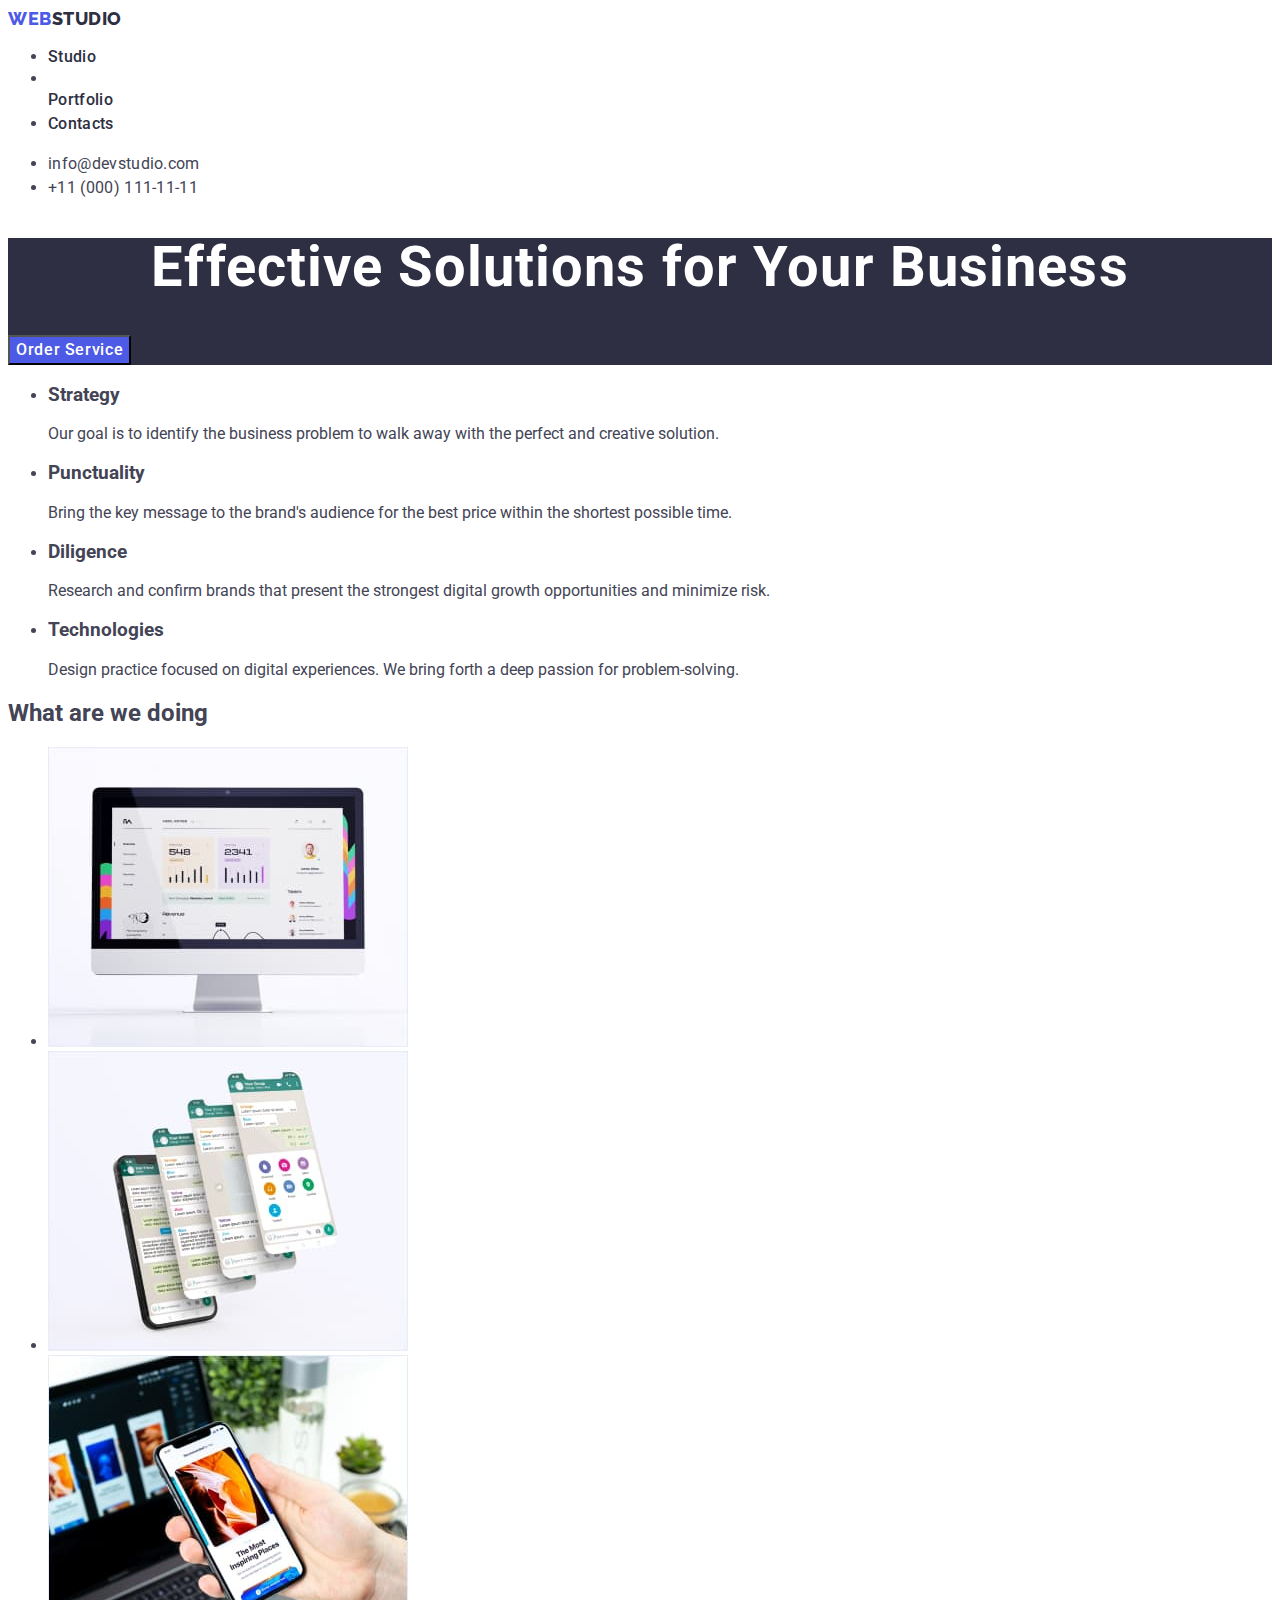
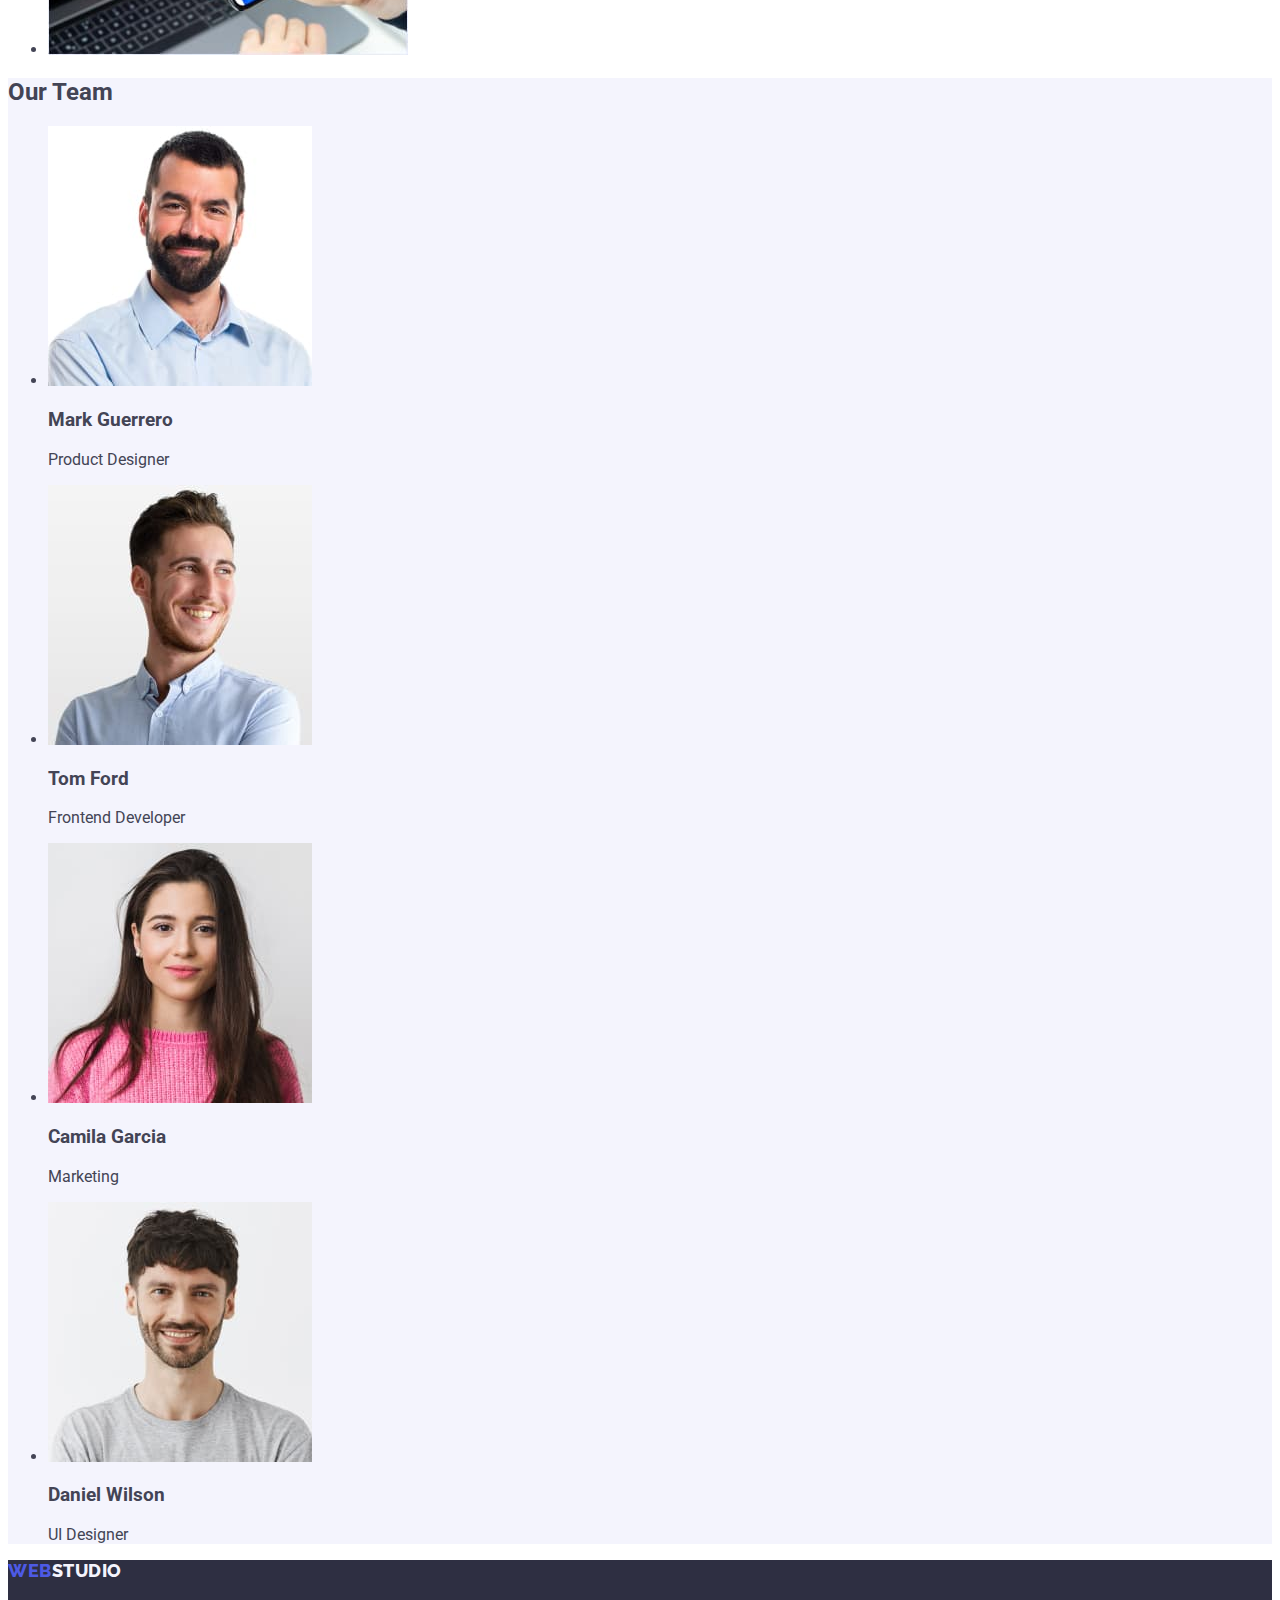
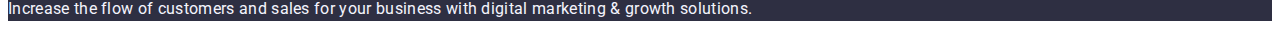
<file: goit-markup-hw-02/index.html>
<!DOCTYPE html>
<html lang="en">
  <head>
    <meta charset="UTF-8" />
    <meta http-equiv="X-UA-Compatible" content="IE=edge" />
    <meta name="viewport" content="width=device-width, initial-scale=1.0" />
    <title>WebStudio</title>
    <!-- Fonts -->
    <link rel="preconnect" href="https://fonts.googleapis.com" />
    <link rel="preconnect" href="https://fonts.gstatic.com" crossorigin />
    <link
      href="https://fonts.googleapis.com/css2?family=Raleway:wght@800&family=Roboto:wght@400;500;700&display=swap"
      rel="stylesheet"
    />
    <!-- Custom styles -->
    <link rel="stylesheet" href="./css/styles.css" />
  </head>
  <body class="page">
    <header class="header">
      <nav class="header-nav">
        <a class="header-logo" href="./index.html"
          >Web<span class="logo">Studio</span></a
        >
        <ul class="header-list">
          <li class="header-item">
            <a class="header-link" href="./index.html">Studio</a>
          </li>
          <li class="header-item"></li>
            <a class="header-link" href="./portfolio.html">Portfolio</a>
          </li>
          <li class="header-item">
            <a class="header-link" href="#">Contacts</a>
          </li>
        </ul>
      </nav>
      <address class="header-info">
        <ul class="header-info-list">
          <li class="header-info-item">
            <a class="header-info-link" href="mailto:info@devstudio.com"
              >info@devstudio.com</a
            >
          </li>
          <li class="header-info-item">
            <a class="header-info-link" href="tel:+110001111111"
              >+11 (000) 111-11-11</a
            >
          </li>
        </ul>
      </address>
    </header>
    <main class="main">
      <!-- section 1 -->
      <section class="section-hero">
        <h1 class="hero-title">Effective Solutions for Your Business</h1>
        <button class="hero-btn" type="button">Order Service</button>
      </section>
      <!-- section 2 -->
      <section class="section benefits">
        <h2 hidden>Our benefits</h2>
        <ul>
          <li>
            <h3>Strategy</h3>
            <p>
              Our goal is to identify the business problem to walk away with the
              perfect and creative solution.
            </p>
          </li>
          <li>
            <h3>Punctuality</h3>
            <p>
              Bring the key message to the brand's audience for the best price
              within the shortest possible time.
            </p>
          </li>
          <li>
            <h3>Diligence</h3>
            <p>
              Research and confirm brands that present the strongest digital
              growth opportunities and minimize risk.
            </p>
          </li>
          <li>
            <h3>Technologies</h3>
            <p>
              Design practice focused on digital experiences. We bring forth a
              deep passion for problem-solving.
            </p>
          </li>
        </ul>
      </section>
      <!-- section 3 -->
      <section class="section doing">
        <h2>What are we doing</h2>
        <ul>
          <li><img src="./images/display.jpg" alt="display" width="360" /></li>
          <li>
            <img
              src="./images/phone-display.jpg"
              alt="phone-display"
              width="360"
            />
          </li>
          <li><img src="./images/phone.jpg" alt="phone" width="360" /></li>
        </ul>
      </section>
      <!-- section 4  -->
      <section class="section-team">
        <h2>Our Team</h2>
        <ul>
          <li>
            <img src="./images/man.jpg" alt="man" width="264" />
            <h3>Mark Guerrero</h3>
            <p>Product Designer</p>
          </li>
          <li>
            <img src="./images/smilingman.jpg" alt="smiling man" width="264" />
            <h3>Tom Ford</h3>
            <p>Frontend Developer</p>
          </li>
          <li>
            <img src="./images/woman.jpg" alt="woman" width="264" />
            <h3>Camila Garcia</h3>
            <p>Marketing</p>
          </li>
          <li>
            <img
              src="./images/bearded-smiling-man.jpg"
              alt="bearded smiling man"
              width="264"
            />
            <h3>Daniel Wilson</h3>
            <p>UI Designer</p>
          </li>
        </ul>
      </section>
    </main>
    <footer class="footer">
      <a class="header-logo" href="./index.html"
        >Web<span class="logo-ftr">Studio</span></a
      >
      <p class="footer-text">
        Increase the flow of customers and sales for your business with digital
        marketing & growth solutions.
      </p>
    </footer>
  </body>
</html>
</file>
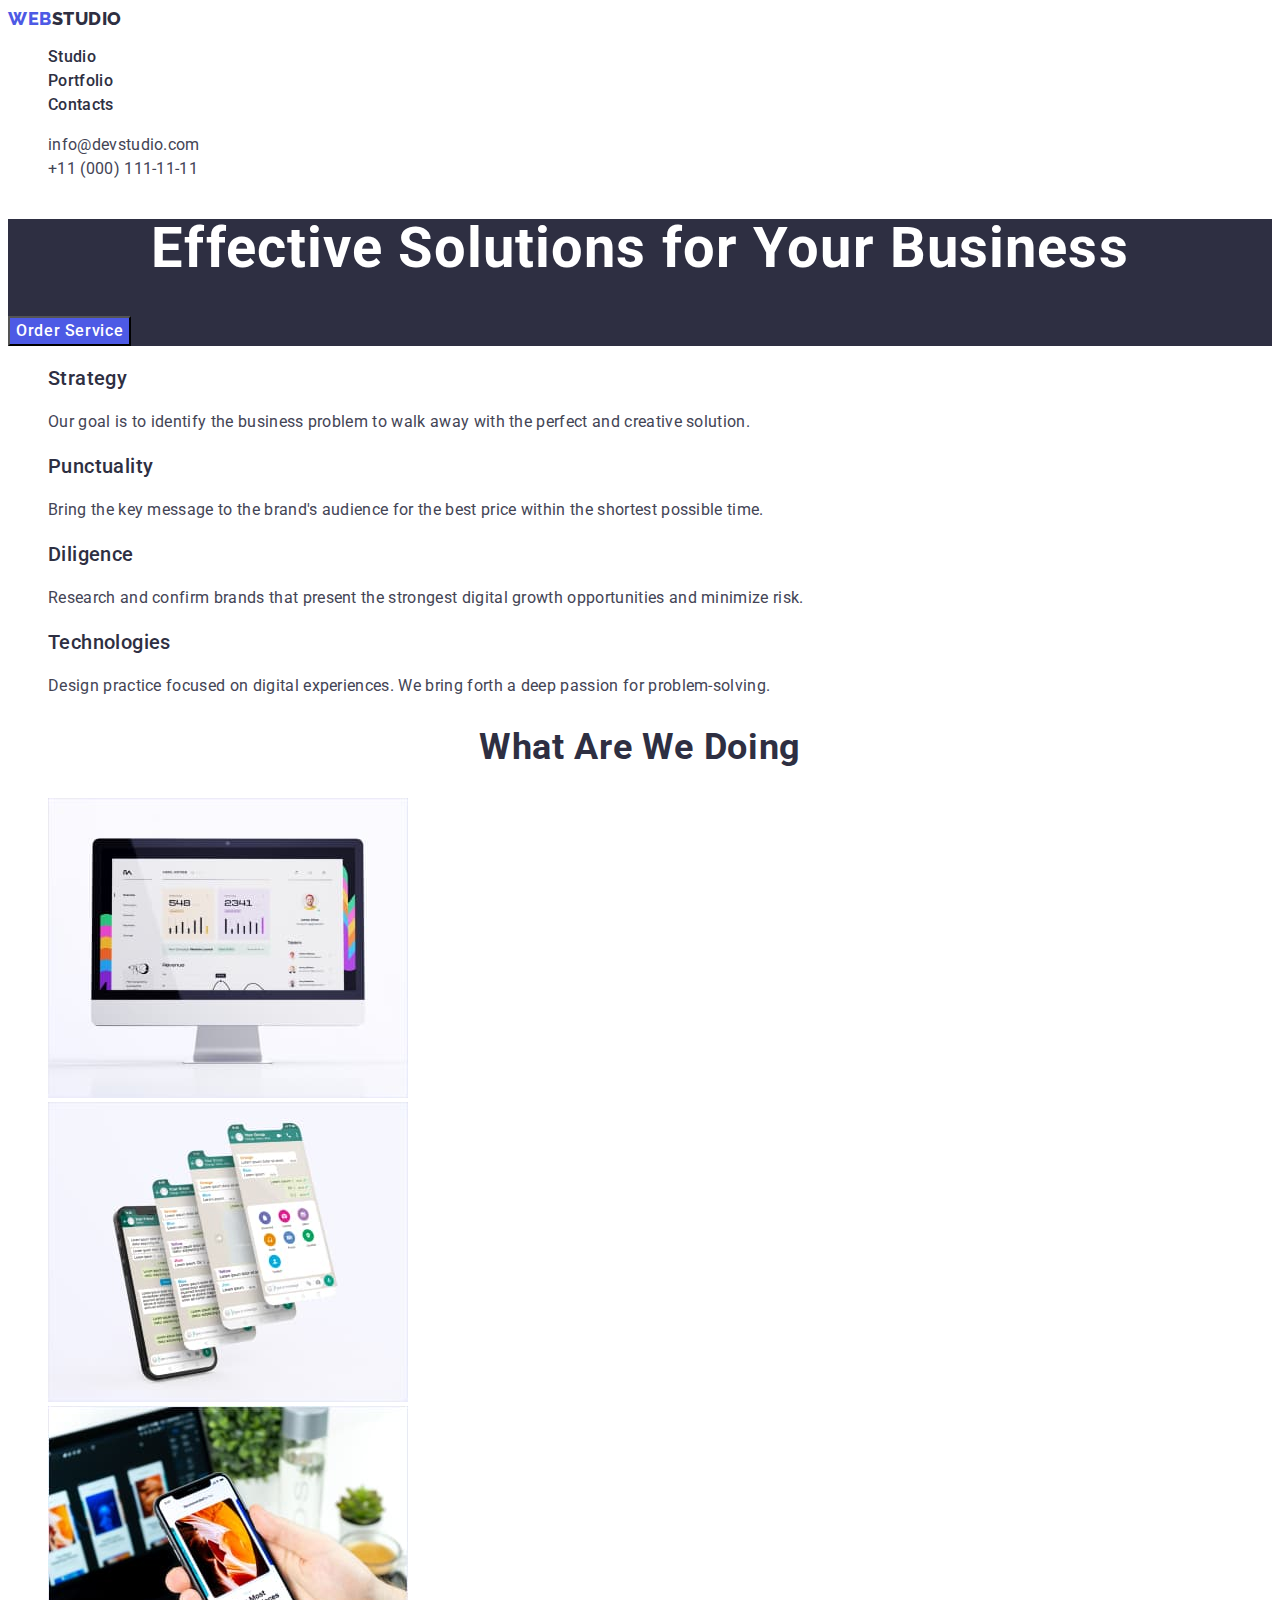
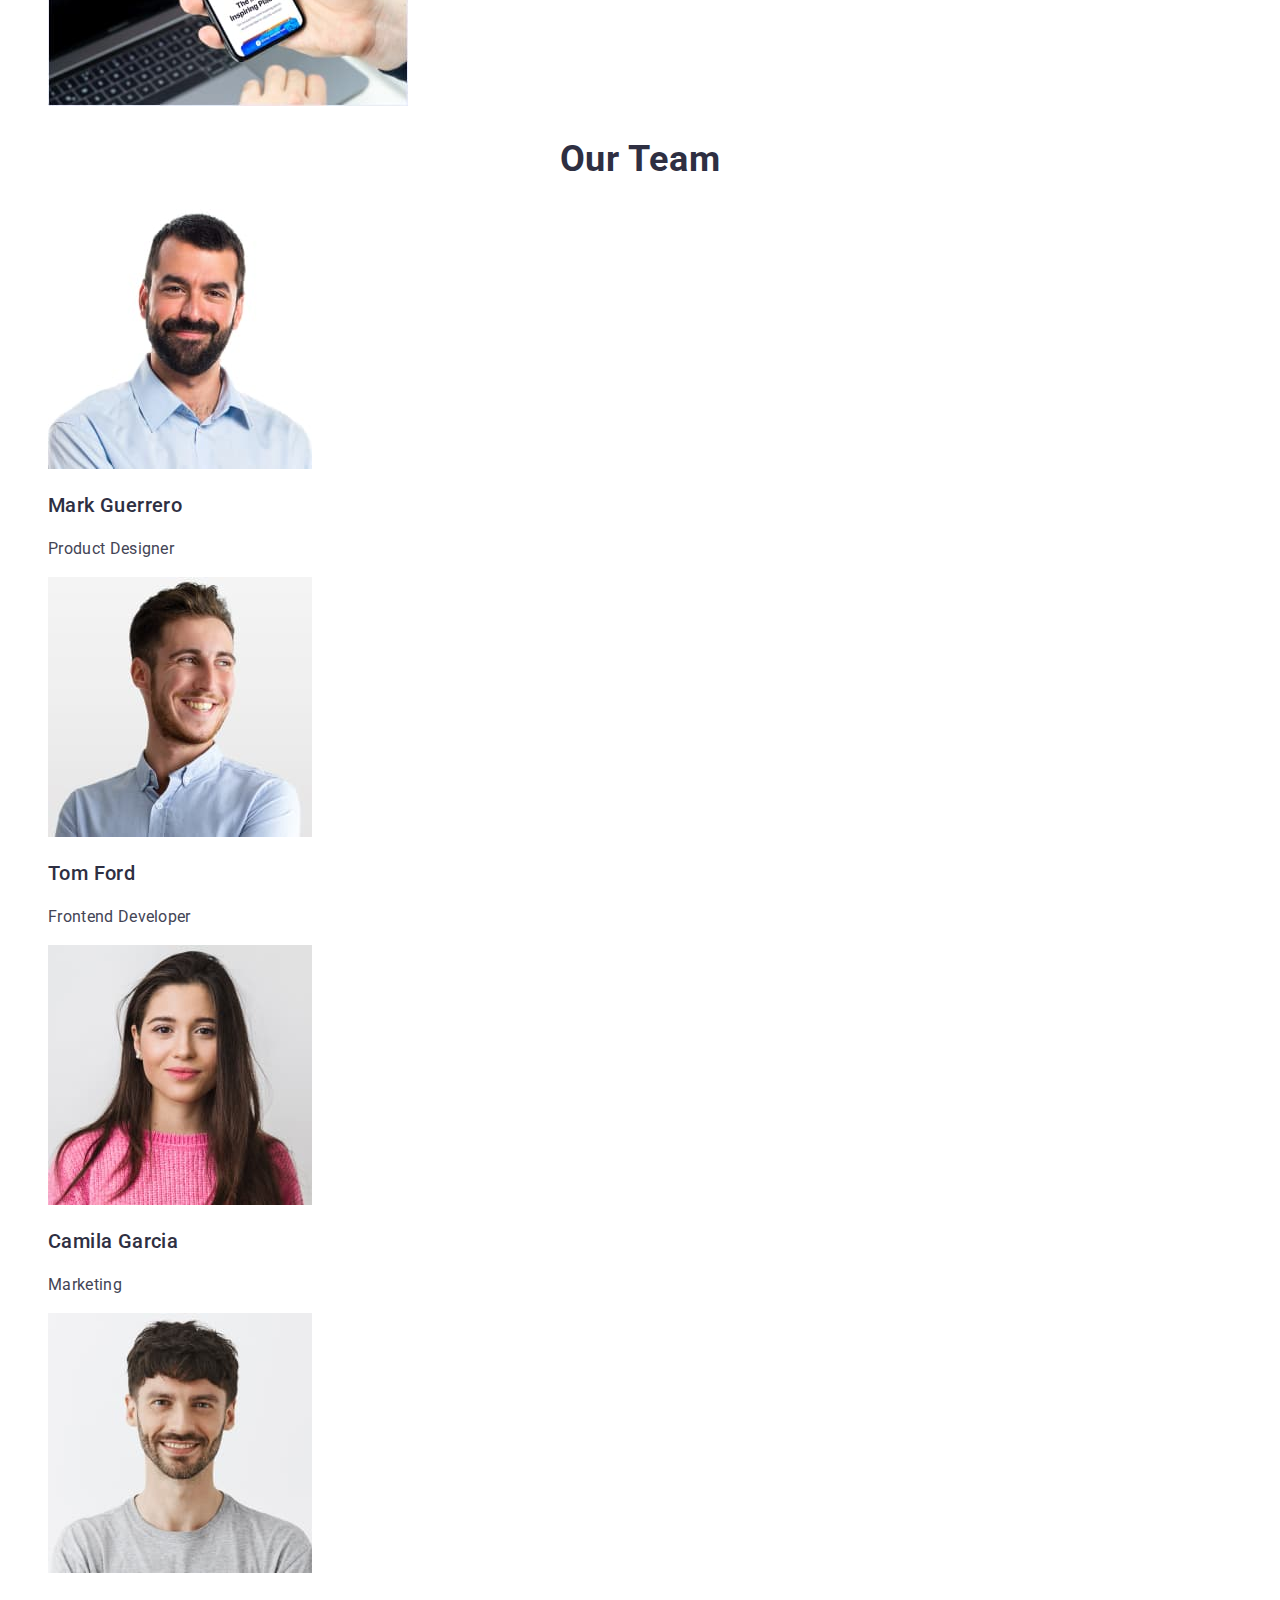
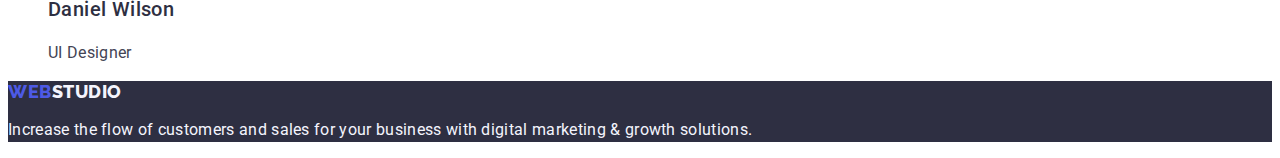
<file: goit-markup-hw-02/goit-markup-hw-02/index.html>
<!DOCTYPE html>
<html lang="en">
  <head>
    <meta charset="UTF-8" />
    <meta http-equiv="X-UA-Compatible" content="IE=edge" />
    <meta name="viewport" content="width=device-width, initial-scale=1.0" />
    <title>WebStudio</title>
    <!-- Fonts -->
    <link rel="preconnect" href="https://fonts.googleapis.com" />
    <link rel="preconnect" href="https://fonts.gstatic.com" crossorigin />
    <link
    href="https://fonts.googleapis.com/css2?family=Raleway:wght@800&family=Roboto:wght@400;500;700&display=swap"
    rel="stylesheet"
    />
    <!-- Custom styles -->
    <link rel="stylesheet" href="./css/styles.css" />
  </head>
  <body class="page">
    <header class="header">
      <nav class="header-nav">
        <a class="header-logo" href="./index.html"
          >Web<span class="logo">Studio</span></a
        >
        <ul class="header-list">
          <li class="header-item">
            <a class="header-link" href="./index.html">Studio</a>
          </li>
          <li class="header-item">
            <a class="header-link" href="./portfolio.html">Portfolio</a>
          </li>
          <li class="header-item">
            <a class="header-link" href="#">Contacts</a>
          </li>
        </ul>
      </nav>
      <address class="header-info">
        <ul class="header-info-list">
          <li class="header-info-item">
            <a class="header-info-link" href="mailto:info@devstudio.com"
              >info@devstudio.com</a
            >
          </li>
          <li class="header-info-item">
            <a class="header-info-link" href="tel:+110001111111"
              >+11 (000) 111-11-11</a
            >
          </li>
        </ul>
      </address>
    </header>
    <main class="main">
      <!-- section 1 -->
      <section class="section-hero">
        <h1 class="hero-title">Effective Solutions for Your Business</h1>
        <button class="hero-btn" type="button">Order Service</button>
      </section>
      <!-- section 2 -->
      <section class="section benefits">
        <h2 hidden class="section-title">Our benefits</h2>
        <ul class="benefits-list">
          <li class="benefits-item">
            <h3 class="title">Strategy</h3>
            <p class="text">
              Our goal is to identify the business problem to walk away with the
              perfect and creative solution.
            </p>
          </li>
          <li class="benefits-item">
            <h3 class="title">Punctuality</h3>
            <p class="text">
              Bring the key message to the brand's audience for the best price
              within the shortest possible time.
            </p>
          </li class="benefits-item">
          <li class="benefits-item">
            <h3 class="title">Diligence</h3>
            <p class="text">
              Research and confirm brands that present the strongest digital
              growth opportunities and minimize risk.
            </p>
          </li>
          <li class="benefits-item">
            <h3 class="title">Technologies</h3>
            <p class="text">
              Design practice focused on digital experiences. We bring forth a
              deep passion for problem-solving.
            </p>
          </li>
        </ul>
      </section>
      <!-- section 3 -->
      <section class="section doing">
        <h2 class="section-title">What are we doing</h2>
        <ul class="section-doing-list">
          <li class="doing-img"><img src="./images/display.jpg" alt="display" width="360" /></li>
          <li class="doing-img">
            <img
              src="./images/phone-display.jpg"
              alt="phone-display"
              width="360"
            />
          </li>
          <li class="doing-img"><img src="./images/phone.jpg" alt="phone" width="360" /></li>
        </ul>
      </section>
      <!-- section 4  -->
      <section class="section-team">
        <h2 class="section-title">Our Team</h2>
        <ul class="team-list">
          <li class="team-item">
            <img src="./images/man.jpg" alt="man" width="264" />
            <h3 class="title">Mark Guerrero</h3>
            <p class="text">Product Designer</p>
          </li>
          <li class="team-item">
            <img src="./images/smilingman.jpg" alt="smiling man" width="264" />
            <h3 class="title">Tom Ford</h3>
            <p class="text">Frontend Developer</p>
          </li>
          <li class="team-item">
            <img src="./images/woman.jpg" alt="woman" width="264" />
            <h3 class="title">Camila Garcia</h3>
            <p class="text">Marketing</p>
          </li>
          <li class="team-item">
            <img
              src="./images/bearded-smiling-man.jpg"
              alt="bearded smiling man"
              width="264"
            />
            <h3 class="title">Daniel Wilson</h3>
            <p class="text">UI Designer</p>
          </li>
        </ul>
      </section>
    </main>
    <footer class="footer">
      <a class="header-logo" href="./index.html"
        >Web<span class="logo-ftr">Studio</span></a
      >
      <p class="footer-text">
        Increase the flow of customers and sales for your business with digital
        marketing & growth solutions.
      </p>
    </footer>
  </body>
</html>
</file>
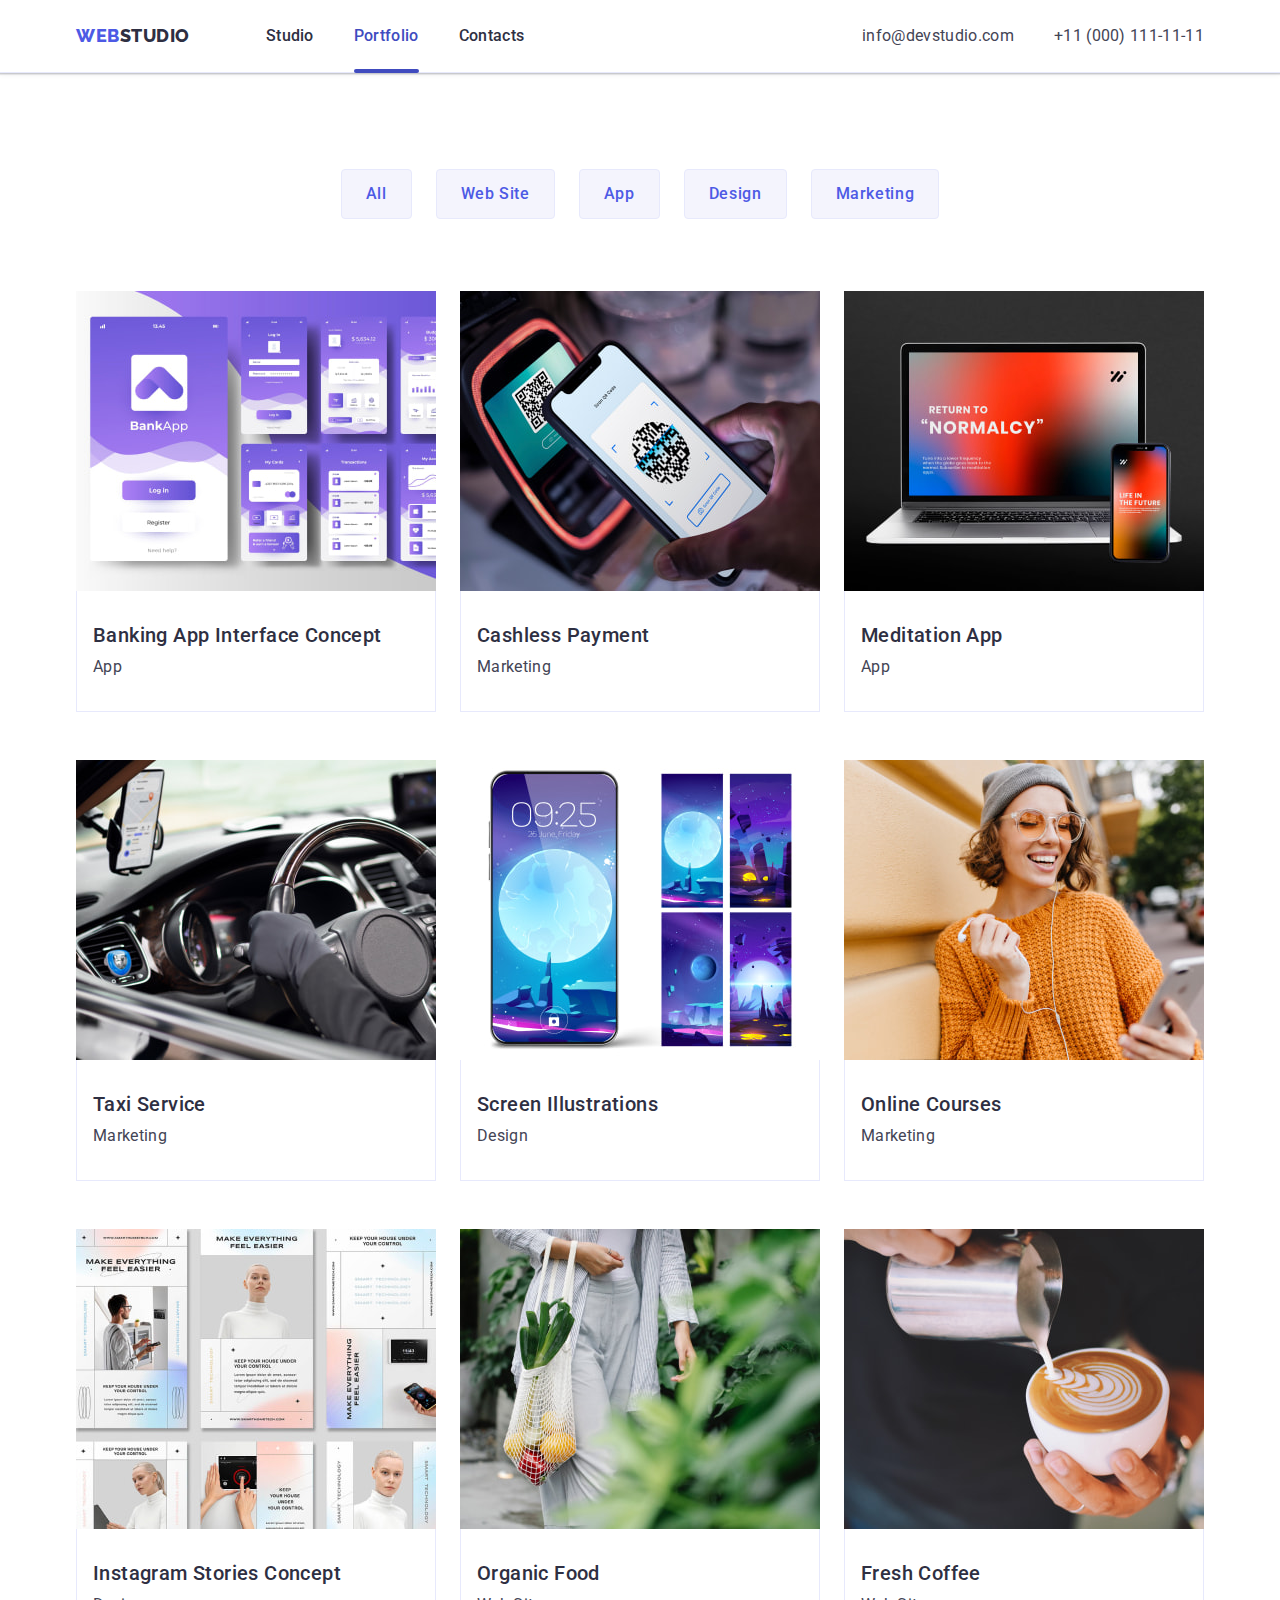
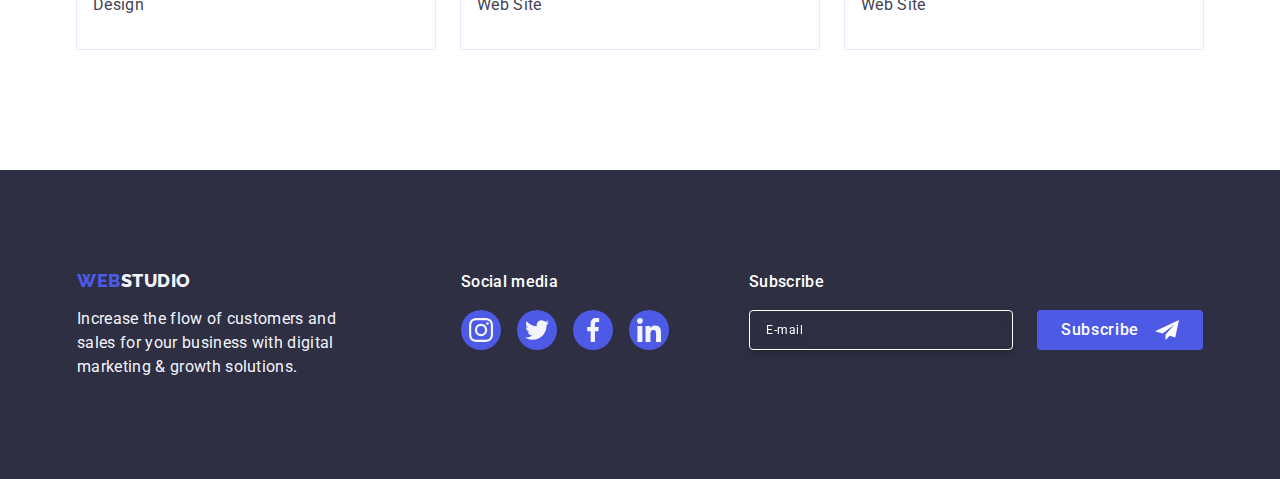
<file: portfolio.html>
<!DOCTYPE html>
<html lang="en">
  <head>
    <meta charset="UTF-8" />
    <meta name="viewport" content="width=device-width, initial-scale=1.0" />
    <title>Portfolio</title>
    <!-- Fonts -->
    <link rel="preconnect" href="https://fonts.googleapis.com" />
    <link rel="preconnect" href="https://fonts.gstatic.com" crossorigin />
    <link
      href="https://fonts.googleapis.com/css2?family=Raleway:wght@800&family=Roboto:wght@400;500;700&display=swap"
      rel="stylesheet"
    />

    <!-- Normalize -->
    <link
      rel="stylesheet"
      href="https://cdn.jsdelivr.net/npm/modern-normalize@2.0.0/modern-normalize.min.css"
    />

    <!-- Custom styles -->
    <link rel="stylesheet" href="./css/styles.css" />
  </head>
  <body class="page">
    <header class="header brd">
      <div class="container-header container">
        <nav class="header nav">
          <a class="link header-logo" href="./index.html"
            >Web<span class="logo">Studio</span></a
          >
          <ul class="header-list list">
            <li class="header-item">
              <a class="link header-link" href="./index.html">Studio</a>
            </li>
            <li class="header-item">
              <a class="link header-link active" href="./portfolio.html"
                >Portfolio</a
              >
            </li>
            <li class="header-item">
              <a class="link header-link" href="">Contacts</a>
            </li>
          </ul>
        </nav>
        <address class="header-info">
          <ul class="header-info list">
            <li class="header-info item">
              <a class="link header-info-link" href="mailto:info@devstudio.com"
                >info@devstudio.com</a
              >
            </li>
            <li class="header-info item">
              <a class="link header-info-link" href="tel:+110001111111"
                >+11 (000) 111-11-11</a
              >
            </li>
          </ul>
        </address>
      </div>
    </header>

    <!-- Main -->

    <main>
      <section class="section-portfolio">
        <div class="container">
          <h1 class="visually-hidden">Our works</h1>
          <ul class="portfolio-btn list">
            <li><button class="btn-portfolio" type="button">All</button></li>
            <li>
              <button class="btn-portfolio" type="button">Web Site</button>
            </li>
            <li><button class="btn-portfolio" type="button">App</button></li>
            <li><button class="btn-portfolio" type="button">Design</button></li>
            <li>
              <button class="btn-portfolio" type="button">Marketing</button>
            </li>
          </ul>

          <!-- Portfolio list -->

          <ul class="portfolio-list list">
            <li class="portfolio-item">
              <a class="portfolio-link link" href="">
                <div class="prtfl-wrapper">
                  <img
                    class="portfolio-img"
                    src="./images/row1/img-2.jpg"
                    alt="Banking App Interface Concept"
                    width="360"
                    height="300"
                  />

                  <p class="wrapper-text">
                    14 Stylish and User-Friendly App Design Concepts · Task
                    Manager App · Calorie Tracker App · Exotic Fruit Ecommerce
                    App · Cloud Storage App
                  </p>
                </div>
                <div class="portf-img-info">
                  <h2 class="portf-title title">
                    Banking App Interface Concept
                  </h2>
                  <p class="text">App</p>
                </div>
              </a>
            </li>
            <li class="portfolio-item">
              <a class="portfolio-link link" href="">
                <div class="prtfl-wrapper">
                  <img
                    src="./images/row1/img-1.jpg"
                    alt="Cashless Payment"
                    width="360"
                    height="300"
                  />

                  <p class="wrapper-text">
                    14 Stylish and User-Friendly App Design Concepts · Task
                    Manager App · Calorie Tracker App · Exotic Fruit Ecommerce
                    App · Cloud Storage App
                  </p>
                </div>
                <div class="portf-img-info">
                  <h2 class="portf-title title">Cashless Payment</h2>
                  <p class="text">Marketing</p>
                </div>
              </a>
            </li>
            <li class="portfolio-item">
              <a class="portfolio-link link" href="">
                <div class="prtfl-wrapper">
                  <img
                    src="./images/row1/img.jpg"
                    alt="Monitor and phone display"
                    width="360"
                    height="300"
                  />

                  <p class="wrapper-text">
                    14 Stylish and User-Friendly App Design Concepts · Task
                    Manager App · Calorie Tracker App · Exotic Fruit Ecommerce
                    App · Cloud Storage App
                  </p>
                </div>
                <div class="portf-img-info">
                  <h2 class="portf-title title">Meditation App</h2>
                  <p class="text">App</p>
                </div></a
              >
            </li>
            <li class="portfolio-item">
              <a class="portfolio-link link" href="">
                <div class="prtfl-wrapper">
                  <img
                    src="./images/row2/img-2.jpg"
                    alt="man holding the steering wheel of a car, taxi service"
                    width="360"
                    height="300"
                  />

                  <p class="wrapper-text">
                    14 Stylish and User-Friendly App Design Concepts · Task
                    Manager App · Calorie Tracker App · Exotic Fruit Ecommerce
                    App · Cloud Storage App
                  </p>
                </div>
                <div class="portf-img-info">
                  <h2 class="portf-title title">Taxi Service</h2>
                  <p class="text">Marketing</p>
                </div></a
              >
            </li>
            <li class="portfolio-item">
              <a class="portfolio-link link" href="">
                <div class="prtfl-wrapper">
                  <img
                    src="./images/row2/img-1.jpg"
                    alt="screenshots of the display of various illustration options"
                    width="360"
                    height="300"
                  />

                  <p class="wrapper-text">
                    14 Stylish and User-Friendly App Design Concepts · Task
                    Manager App · Calorie Tracker App · Exotic Fruit Ecommerce
                    App · Cloud Storage App
                  </p>
                </div>
                <div class="portf-img-info">
                  <h2 class="portf-title title">Screen Illustrations</h2>
                  <p class="text">Design</p>
                </div></a
              >
            </li>
            <li class="portfolio-item">
              <a class="portfolio-link link" href="">
                <div class="prtfl-wrapper">
                  <img
                    src="./images/row2/img.jpg"
                    alt="A smiling girl takes an online course"
                    width="360"
                    height="300"
                  />

                  <p class="wrapper-text">
                    14 Stylish and User-Friendly App Design Concepts · Task
                    Manager App · Calorie Tracker App · Exotic Fruit Ecommerce
                    App · Cloud Storage App
                  </p>
                </div>
                <div class="portf-img-info">
                  <h2 class="portf-title title">Online Courses</h2>
                  <p class="text">Marketing</p>
                </div></a
              >
            </li>
            <li class="portfolio-item">
              <a class="portfolio-link link" href="">
                <div class="prtfl-wrapper">
                  <img
                    src="./images/row3/img-2.jpg"
                    alt="Instagram Stories Concept"
                    width="360"
                    height="300"
                  />

                  <p class="wrapper-text">
                    14 Stylish and User-Friendly App Design Concepts · Task
                    Manager App · Calorie Tracker App · Exotic Fruit Ecommerce
                    App · Cloud Storage App
                  </p>
                </div>
                <div class="portf-img-info">
                  <h2 class="portf-title title">Instagram Stories Concept</h2>
                  <p class="text">Design</p>
                </div></a
              >
            </li>
            <li class="portfolio-item">
              <a class="portfolio-link link" href="">
                <div class="prtfl-wrapper">
                  <img
                    src="./images/row3/img-1.jpg"
                    alt="A woman carries vegetables in a bag"
                    width="360"
                    height="300"
                  />

                  <p class="wrapper-text">
                    14 Stylish and User-Friendly App Design Concepts · Task
                    Manager App · Calorie Tracker App · Exotic Fruit Ecommerce
                    App · Cloud Storage App
                  </p>
                </div>
                <div class="portf-img-info">
                  <h2 class="portf-title title">Organic Food</h2>
                  <p class="text">Web Site</p>
                </div></a
              >
            </li>
            <li class="portfolio-item">
              <a class="portfolio-link link" href="">
                <div class="prtfl-wrapper">
                  <img
                    src="./images/row3/img.jpg"
                    alt="A person makes a drawing on a cup of coffee"
                    width="360"
                    height="300"
                  />

                  <p class="wrapper-text">
                    14 Stylish and User-Friendly App Design Concepts · Task
                    Manager App · Calorie Tracker App · Exotic Fruit Ecommerce
                    App · Cloud Storage App
                  </p>
                </div>
                <div class="portf-img-info">
                  <h2 class="portf-title title">Fresh Coffee</h2>
                  <p class="text">Web Site</p>
                </div></a
              >
            </li>
          </ul>
        </div>
      </section>
    </main>

    <!-- Footer -->
    <footer class="footer">
      <div class="container footer-container">
        <div class="ftr-info">
          <a class="link header-logo ftr-logo" href="./index.html"
            >Web<span class="logo-ftr">Studio</span></a
          >
          <p class="footer-text">
            Increase the flow of customers and sales for your business with
            digital marketing & growth solutions.
          </p>
        </div>
        <div class="network-team-icon ftr">
          <p class="social-title">Social media</p>
          <ul class="network-team ftr">
            <li class="network-item">
              <a class="network-link ftr" href="#">
                <svg class="ftr-icon-fill" width="24" height="24">
                  <use href="./images/icons.svg#instagram-2"></use>
                </svg>
              </a>
            </li>
            <li class="network-item">
              <a class="network-link ftr" href="">
                <svg class="ftr-icon-fill" width="24" height="24">
                  <use href="./images/icons.svg#twitter-1"></use>
                </svg>
              </a>
            </li>
            <li class="network-item">
              <a class="network-link ftr" href="#">
                <svg class="ftr-icon-fill" width="24" height="24">
                  <use href="./images/icons.svg#facebook-1"></use></svg></a>
            </li>
            <li class="network-item">
              <a class="network-link ftr" href="#">
                <svg class="ftr-icon-fill" width="24" height="24">
                  <use href="./images/icons.svg#linkedin-1"></use></svg></a>
            </li>
          </ul>
        </div>
        <div class="ftr-form-info">
          <p class="social-title">Subscribe</p>
          <form class="footer_form" name="footer_form" autocomplete="off">
            <label class="footer_form-label">
              <input
                class="footer_form-input"
                type="email"
                name="user-email"
                placeholder="E-mail"
              />
            </label>
            <button class="button-subscribe" type="submit">
              Subscribe
              <svg class="button-subscribe-icon" width="24" height="24">
                <use href="./images/icons.svg#icon-Frame"></use>
              </svg>
            </button>
          </form>
        </div>
      </div>
    </footer>
  </body>
</html>
</file>
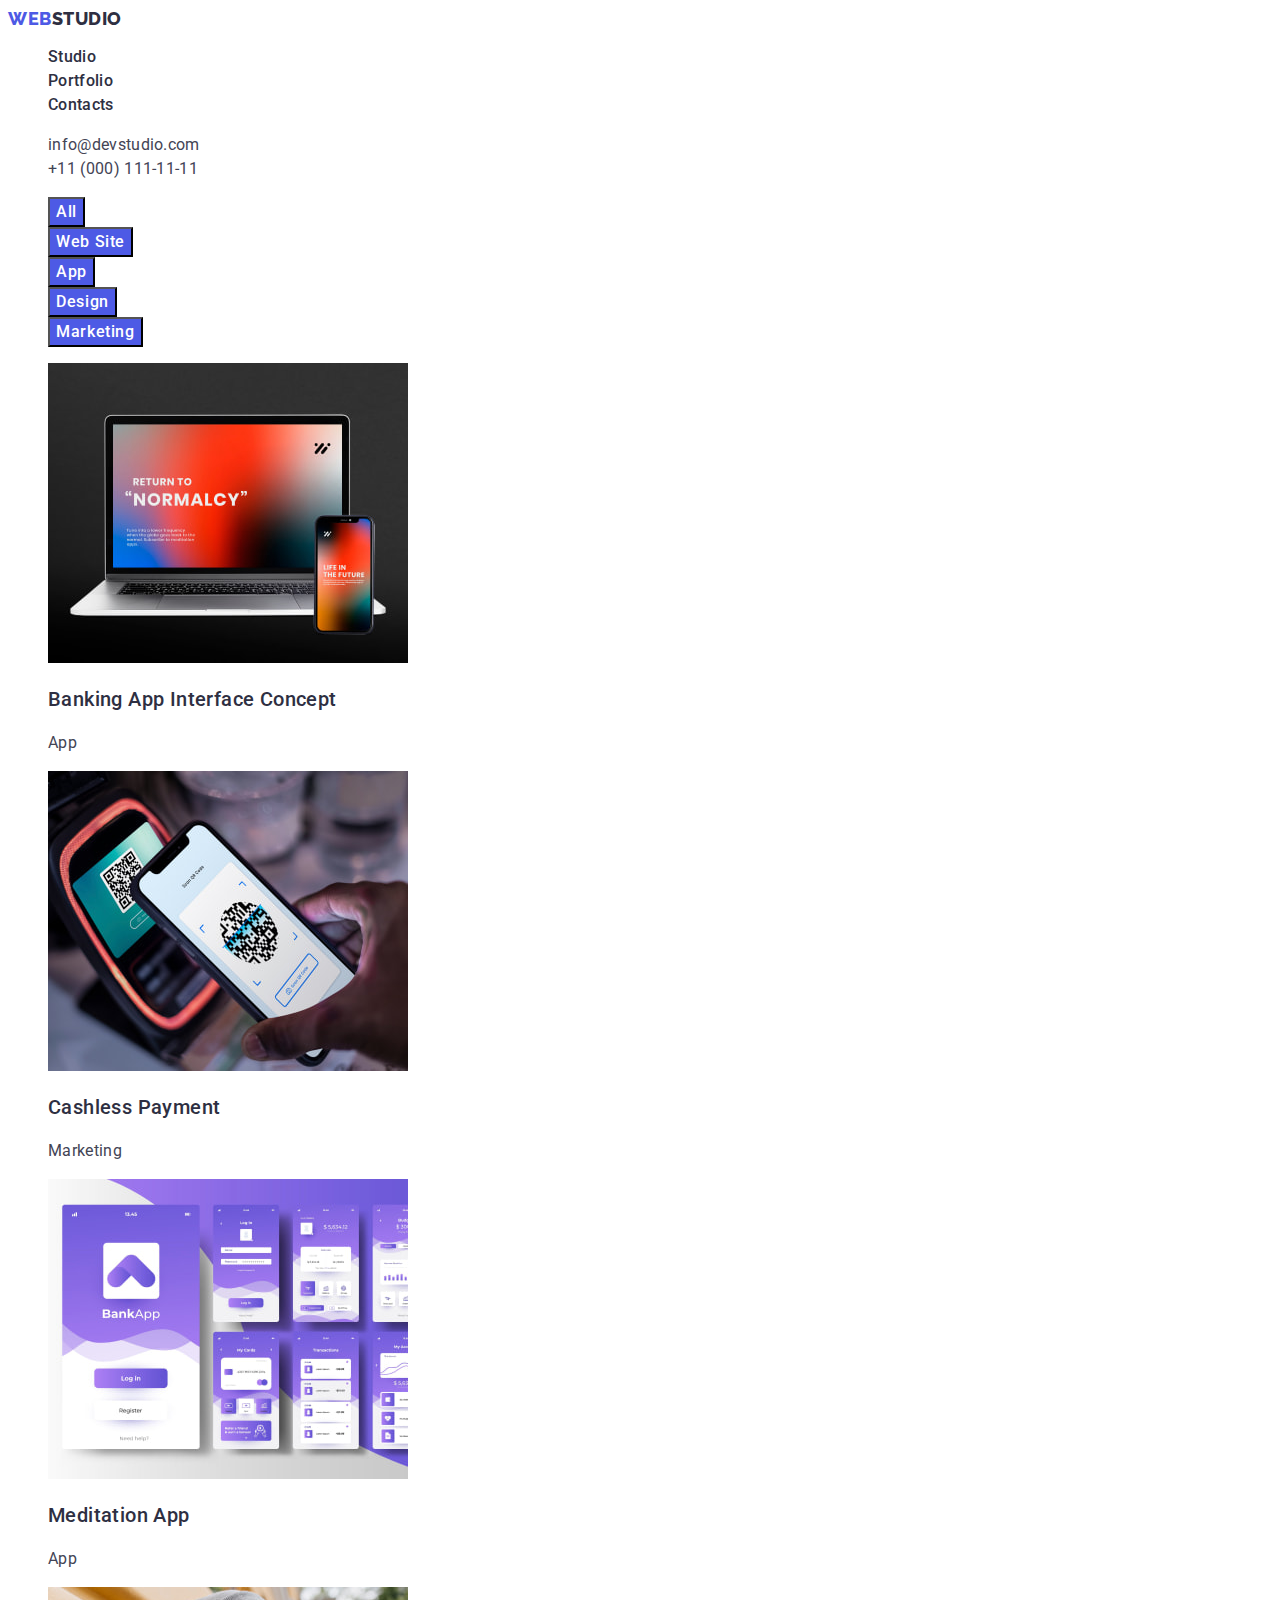
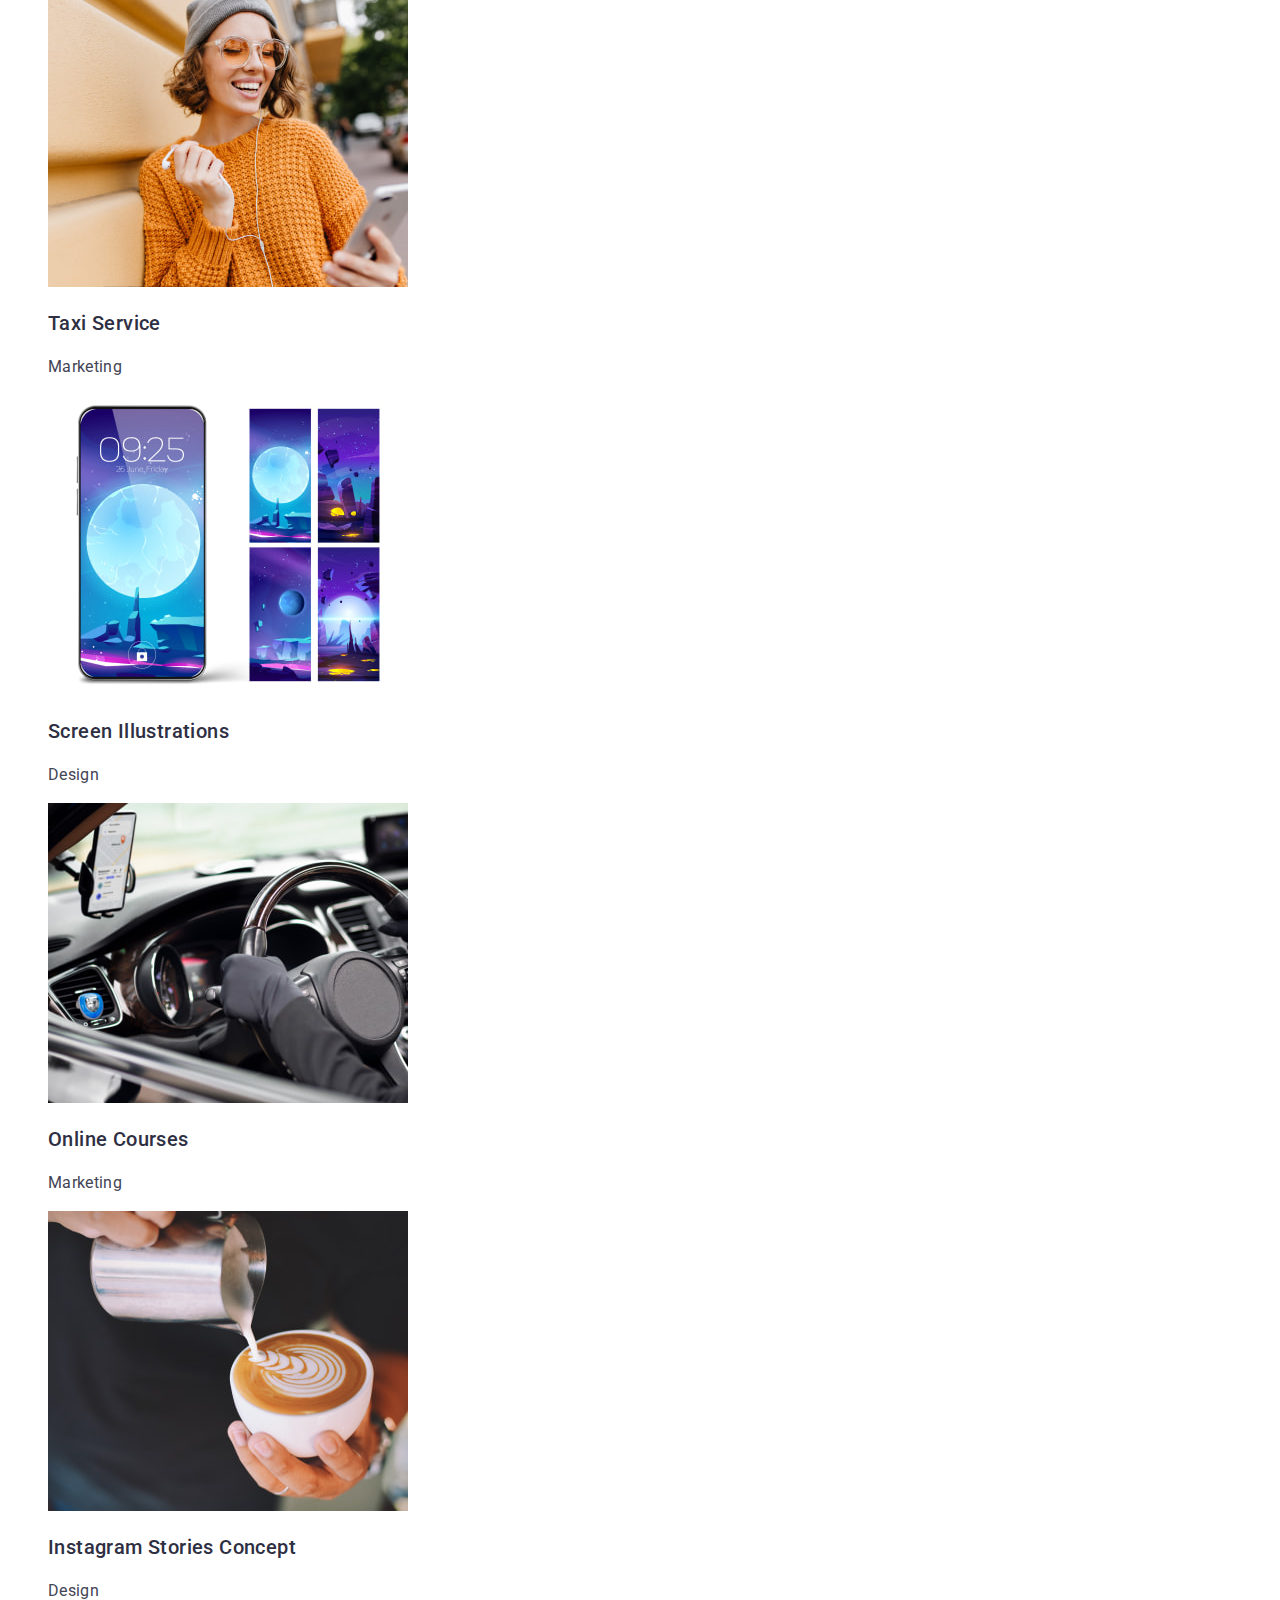
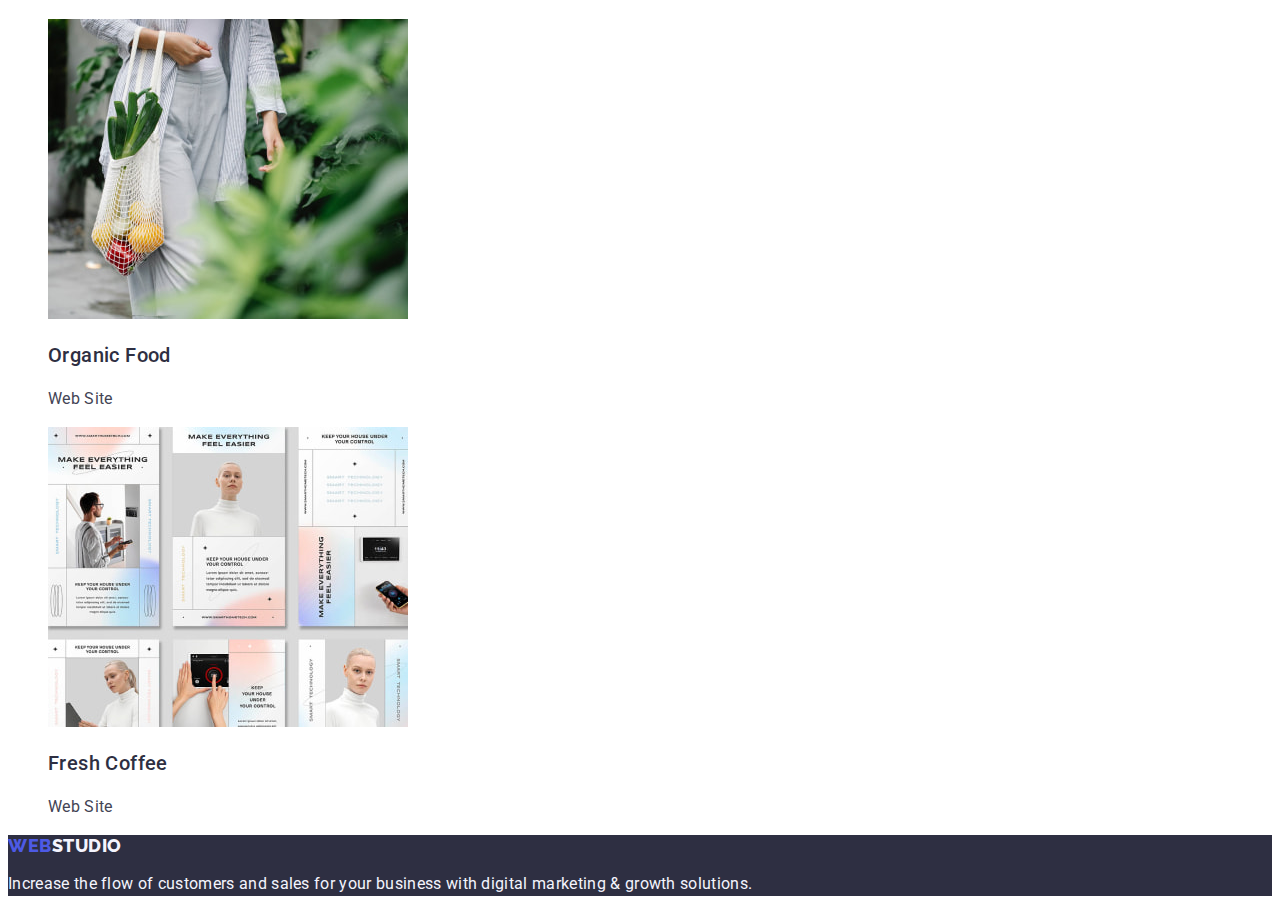
<file: goit-markup-hw-02/portfolio.html>
<!DOCTYPE html>
<html lang="en">
  <head>
    <meta charset="UTF-8" />
    <meta name="viewport" content="width=device-width, initial-scale=1.0" />
    <title>Portfolio</title>
    <!-- Fonts -->
    <link rel="preconnect" href="https://fonts.googleapis.com" />
    <link rel="preconnect" href="https://fonts.gstatic.com" crossorigin />
    <link
      href="https://fonts.googleapis.com/css2?family=Raleway:wght@800&family=Roboto:wght@400;500;700&display=swap"
      rel="stylesheet"
    />
    <!-- Custom styles -->
    <link rel="stylesheet" href="./css/styles.css" />
  </head>
  <body class="page">
    <header class="header">
      <nav class="header nav">
        <a class="link header-logo" href="./index.html"
          >Web<span class="logo">Studio</span></a
        >
        <ul class="header list">
          <li class="header item">
            <a class="header-link" href="./index.html">Studio</a>
          </li>
          <li class="header item">
            <a class="header-link" href="./portfolio.html">Portfolio</a>
          </li>
          <li class="header item">
            <a class="header-link" href="">Contacts</a>
          </li>
        </ul>
      </nav>
      <address class="header-info">
        <ul class="header-info list">
          <li class="header-info-item">
            <a class="header-info-link" href="mailto:info@devstudio.com"
              >info@devstudio.com</a
            >
          </li>
          <li class="header-info-item">
            <a class="header-info-link" href="tel:+110001111111"
              >+11 (000) 111-11-11</a
            >
          </li>
        </ul>
      </address>
    </header>
    <main>
      <section class="section-portfolio">
        <h1 hidden>Our works</h1>
        <ul class="portfolio-btn list">
          <li><button class="hero-btn" type="button">All</button></li>
          <li><button class="hero-btn" type="button">Web Site</button></li>
          <li><button class="hero-btn" type="button">App</button></li>
          <li><button class="hero-btn" type="button">Design</button></li>
          <li><button class="hero-btn" type="button">Marketing</button></li>
        </ul>

        <h2 class="section-title" hidden>Portfolio</h2>
        <ul class="portfolio list">
          <li class="portfolio-item">
            <a class="portfolio link" href="">
              <img
                src="./images/row1/img.jpg"
                alt="Banking App Interface Concept"
                width="360"
                height="300"
              />
              <h3 class="title">Banking App Interface Concept</h3>
              <p class="text">App</p></a
            >
          </li>
          <li class="portfolio-item">
            <a class="portfolio link" href="">
              <img
                src="./images/row1/img-1.jpg"
                alt="Cashless Payment"
                width="360"
                height="300"
              />
              <h3 class="title">Cashless Payment</h3>
              <p class="text">Marketing</p></a
            >
          </li>
          <li class="portfolio-item">
            <a class="portfolio link" href="">
              <img
                src="./images/row1/img-2.jpg"
                alt="Monitor and phone display"
                width="360"
                height="300"
              />
              <h3 class="title">Meditation App</h3>
              <p class="text">App</p></a
            >
          </li>
          <li class="portfolio-item">
            <a class="portfolio link" href="">
              <img
                src="./images/row2/img.jpg"
                alt="man holding the steering wheel of a car, taxi service"
                width="360"
                height="300"
              />
              <h3 class="title">Taxi Service</h3>
              <p class="text">Marketing</p></a
            >
          </li>
          <li class="portfolio-item">
            <a class="portfolio link" href="">
              <img
                src="./images/row2/img-1.jpg"
                alt="screenshots of the display of various illustration options"
                width="360"
                height="300"
              />
              <h3 class="title">Screen Illustrations</h3>
              <p class="text">Design</p></a
            >
          </li>
          <li class="portfolio-item">
            <a class="portfolio link" href="">
              <img
                src="./images/row2/img-2.jpg"
                alt="A smiling girl takes an online course"
                width="360"
                height="300"
              />
              <h3 class="title">Online Courses</h3>
              <p class="text">Marketing</p></a
            >
          </li>
          <li class="portfolio-item">
            <a class="portfolio link" href="">
              <img
                src="./images/row3/img.jpg"
                alt="Instagram Stories Concept"
                width="360"
                height="300"
              />
              <h3 class="title">Instagram Stories Concept</h3>
              <p class="text">Design</p></a
            >
          </li>
          <li class="portfolio-item">
            <a class="portfolio link" href="">
              <img
                src="./images/row3/img-1.jpg"
                alt="A woman carries vegetables in a bag"
                width="360"
                height="300"
              />
              <h3 class="title">Organic Food</h3>
              <p class="text">Web Site</p></a
            >
          </li>
          <li class="portfolio-item">
            <a class="portfolio link" href="">
              <img
                src="./images/row3/img-2.jpg"
                alt="A person makes a drawing on a cup of coffee"
                width="360"
                height="300"
              />
              <h3 class="title">Fresh Coffee</h3>
              <p class="text">Web Site</p></a
            >
          </li>
        </ul>
      </section>
    </main>
    <footer class="footer">
      <a class="link header-logo" href="./index.html"
        >Web<span class="logo-ftr">Studio</span></a
      >
      <p class="footer-text">
        Increase the flow of customers and sales for your business with digital
        marketing & growth solutions.
      </p>
    </footer>
  </body>
</html>
</file>
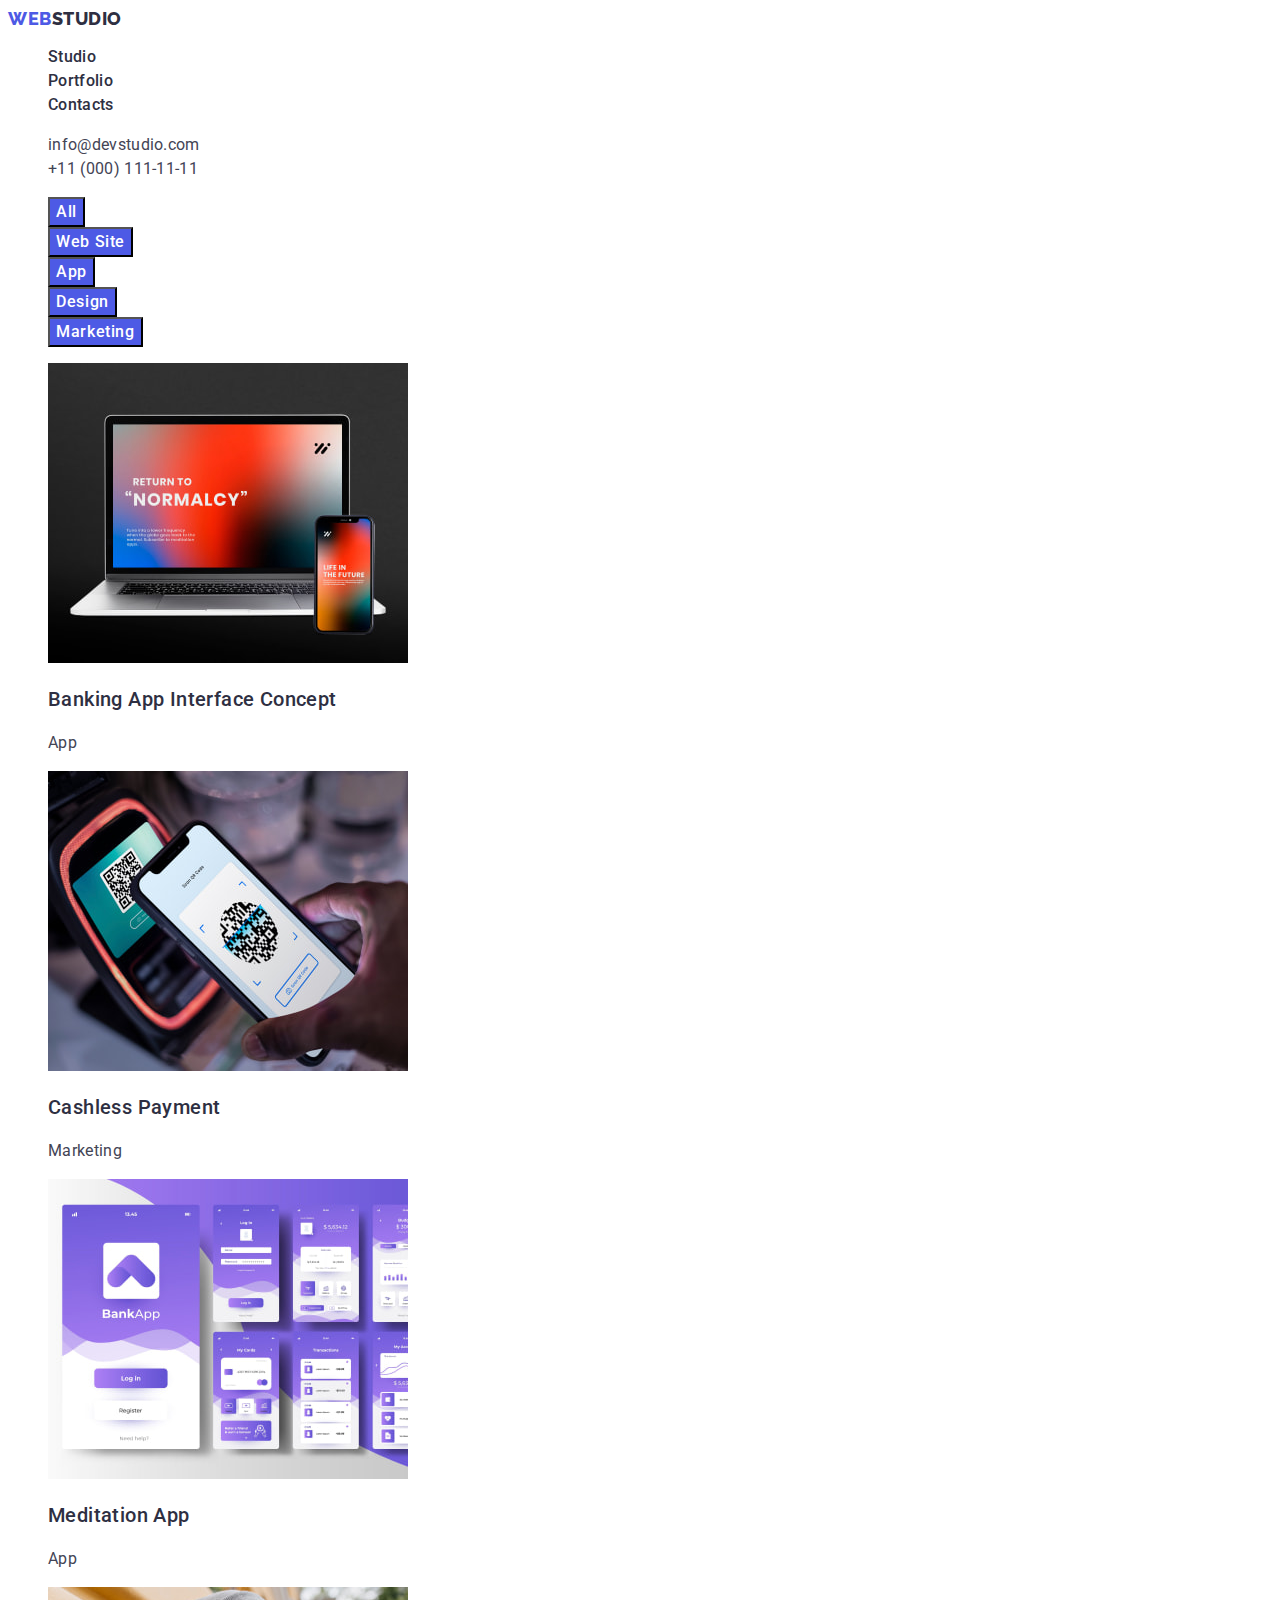
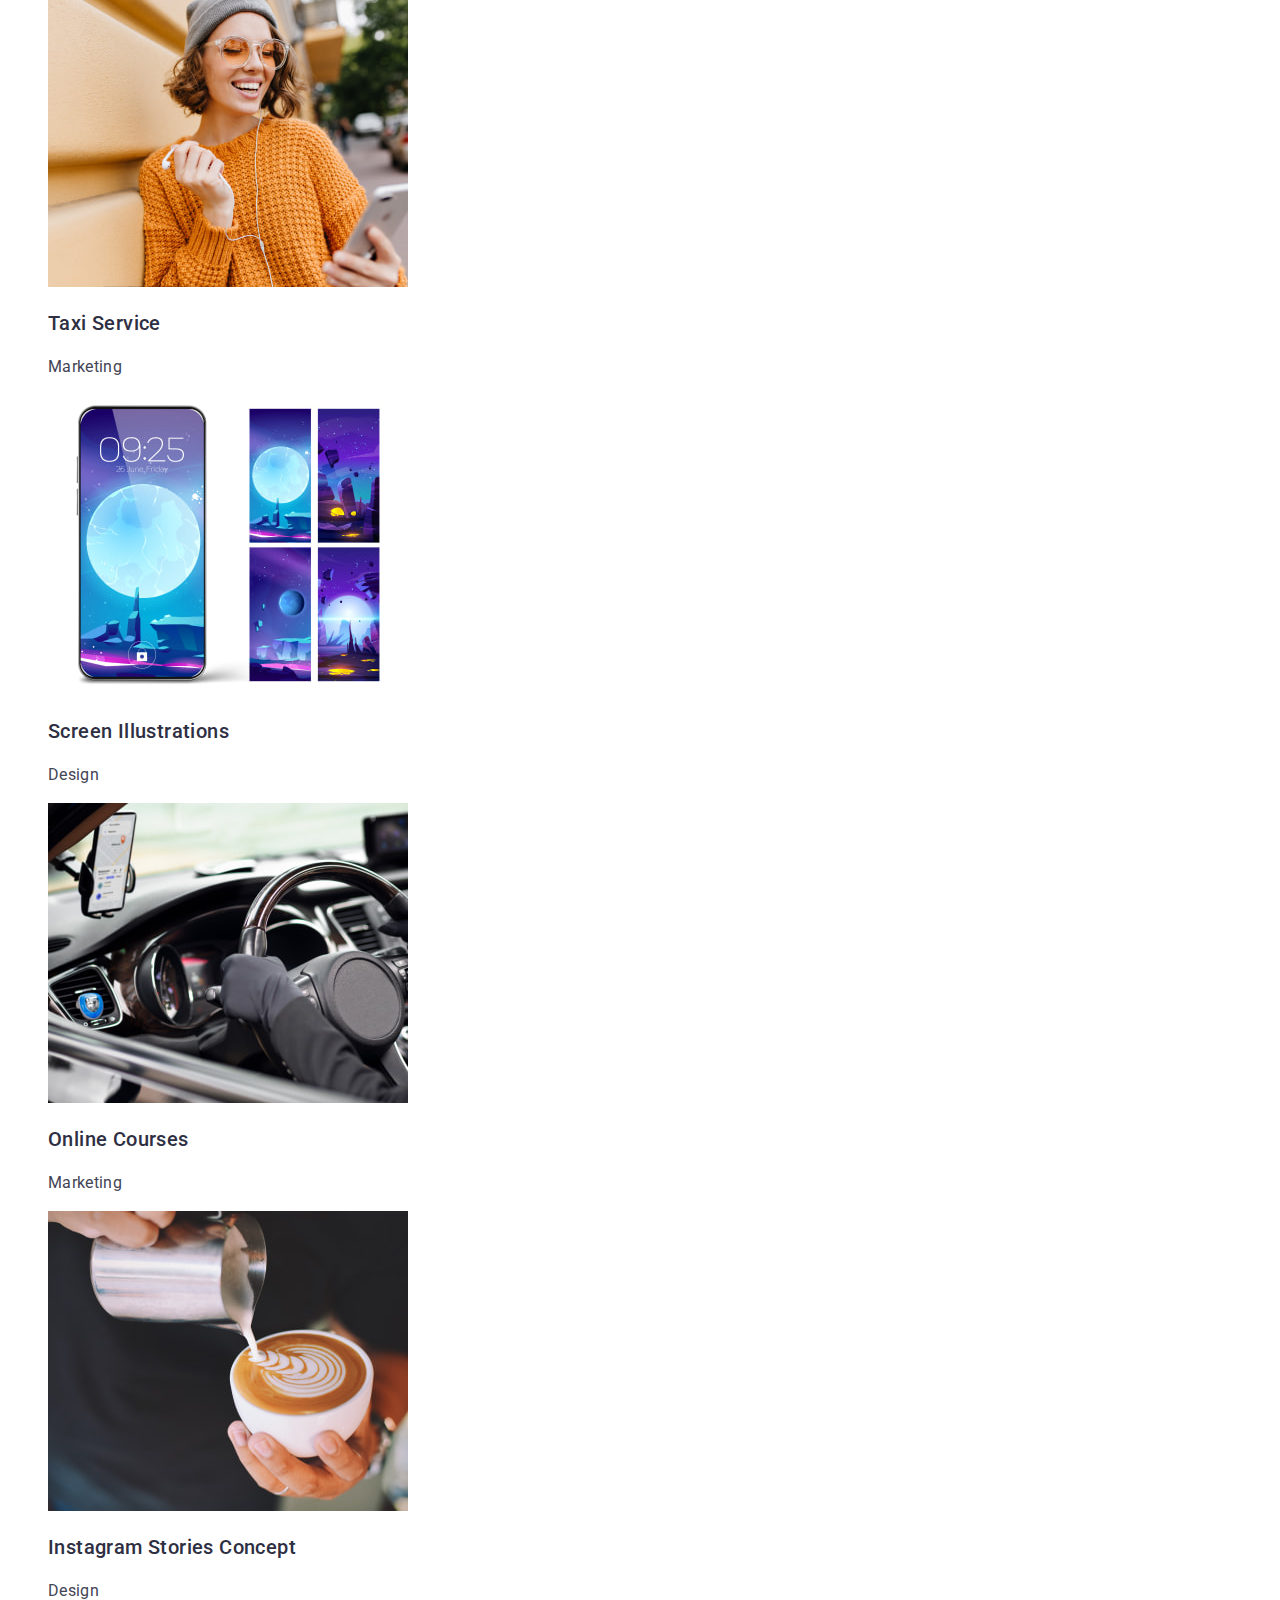
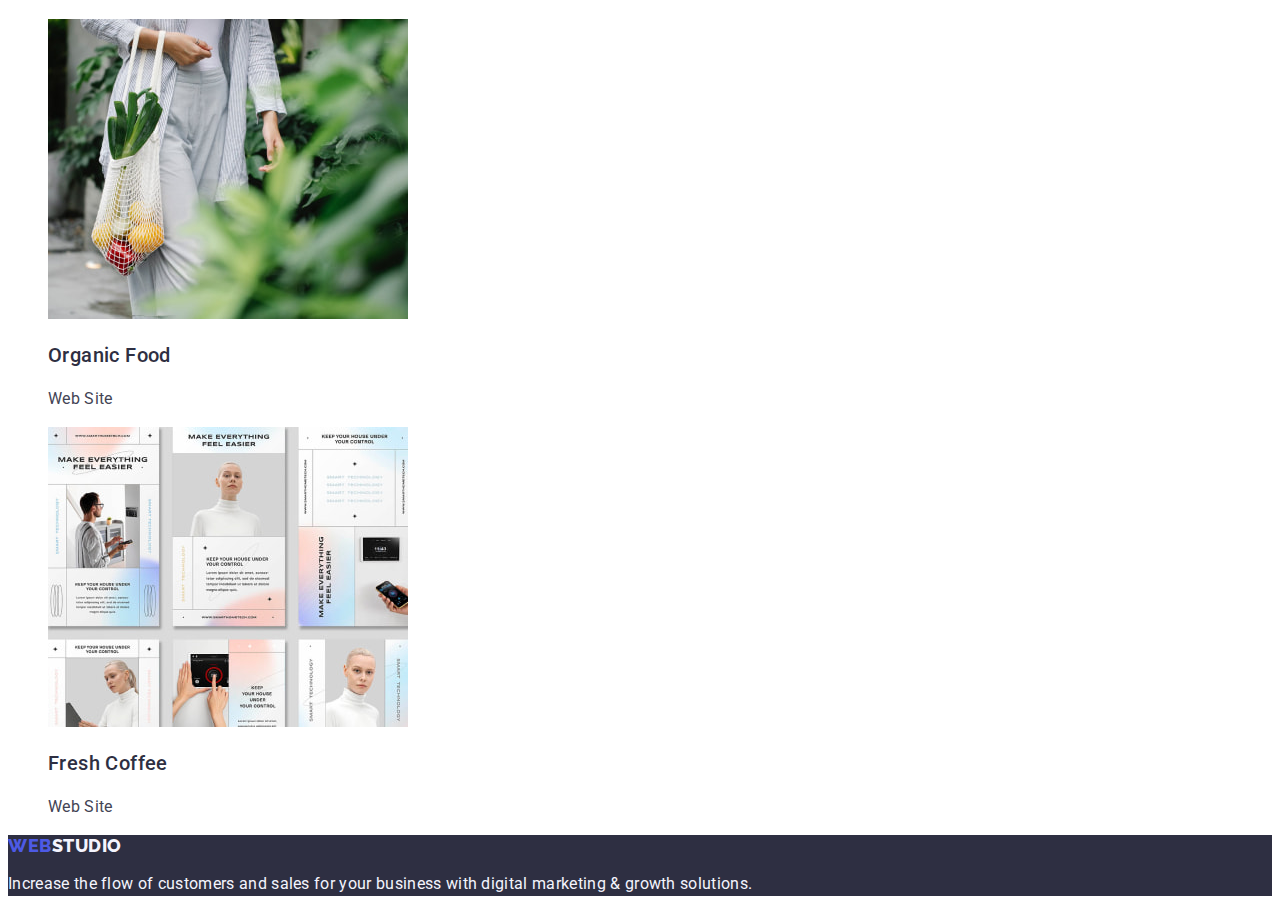
<file: goit-markup-hw-02/goit-markup-hw-02/goit-markup-hw-02/portfolio.html>
<!DOCTYPE html>
<html lang="en">
  <head>
    <meta charset="UTF-8" />
    <meta name="viewport" content="width=device-width, initial-scale=1.0" />
    <title>Portfolio</title>
    <!-- Fonts -->
    <link rel="preconnect" href="https://fonts.googleapis.com">
    <link rel="preconnect" href="https://fonts.gstatic.com" crossorigin>
    <link href="https://fonts.googleapis.com/css2?family=Raleway:wght@800&family=Roboto:wght@400;500;700&display=swap" rel="stylesheet">
    <!-- Custom styles -->
    <link rel="stylesheet" href="./css/styles.css" />
  </head>
  <body class="page">
    <header class="header">
      <nav class="header-nav">
        <a class="header-logo" href="./index.html">Web<span class="logo">Studio</span></a>
        <ul class="header-list">
          <li class="header-item">
            <a class="header-link" href="./index.html">Studio</a>
          </li>
          <li class="header-item">
            <a class="header-link" href="./portfolio.html">Portfolio</a>
          </li>
          <li class="header-item">
            <a class="header-link" href="#">Contacts</a>
          </li>
        </ul>
      </nav>
      <address class="header-info">
        <ul class="header-info-list">
          <li class="header-info-item">
            <a class="header-info-link" href="mailto:info@devstudio.com"
              >info@devstudio.com</a>
          </li>
          <li class="header-info-item">
            <a class="header-info-link" href="tel:+110001111111"
              >+11 (000) 111-11-11</a>
          </li>
        </ul>
      </address>
    </header>
    <!-- Button section -->
    <section>
      <h1 hidden>Our works</h1>
      <ul>
        <li><button class="hero-btn" type="button">All</button></li>
        <li><button class="hero-btn" type="button">Web Site</button></li>
        <li><button class="hero-btn" type="button">App</button></li>
        <li><button class="hero-btn" type="button">Design</button></li>
        <li><button class="hero-btn" type="button">Marketing</button></li>
      </ul>
    </section>
    <!-- Portfolio section -->
    <section>
      <h2 hidden>Portfolio</h2>
      <ul>
        <li>
          <img
            src="./images/row1/img.jpg"
            alt="Banking App Interface Concept"
            width="360"
            height="300"
          />
          <h3>Banking App Interface Concept</h3>
          <p>App</p>
        </li>
        <li>
          <img
            src="./images/row1/img-1.jpg"
            alt="Cashless Payment"
            width="360"
            height="300"
          />
          <h3>Cashless Payment</h3>
          <p>Marketing</p>
        </li>
        <li>
          <img
            src="./images/row1/img-2.jpg"
            alt="Monitor and phone display"
            width="360"
            height="300"
          />
          <h3>Meditation App</h3>
          <p>App</p>
        </li>
        <li>
          <img
            src="./images/row2/img.jpg"
            alt="man holding the steering wheel of a car, taxi service"
            width="360"
            height="300"
          />
          <h3>Taxi Service</h3>
          <p>Marketing</p>
        </li>
        <li>
          <img
            src="./images/row2/img-1.jpg"
            alt="screenshots of the display of various illustration options"
            width="360"
            height="300"
          />
          <h3>Screen Illustrations</h3>
          <p>Design</p>
        </li>
        <li>
          <img
            src="./images/row2/img-2.jpg"
            alt="A smiling girl takes an online course"
            width="360"
            height="300"
          />
          <h3>Online Courses</h3>
          <p>Marketing</p>
        </li>
        <li>
          <img
            src="./images/row3/img.jpg"
            alt="Instagram Stories Concept"
            width="360"
            height="300"
          />
          <h3>Instagram Stories Concept</h3>
          <p>Design</p>
        </li>
        <li>
          <img
            src="./images/row3/img-1.jpg"
            alt="A woman carries vegetables in a bag"
            width="360"
            height="300"
          />
          <h3>Organic Food</h3>
          <p>Web Site</p>
        </li>
        <li>
          <img
            src="./images/row3/img-2.jpg"
            alt="A person makes a drawing on a cup of coffee"
            width="360"
            height="300"
          />
          <h3>Fresh Coffee</h3>
          <p>Web Site</p>
        </li>
      </ul>
    </section>
    <footer class="footer">
      <a class="header-logo" href="./index.html">Web<span class="logo-ftr">Studio</span></a>
      <p class="footer-text">
        Increase the flow of customers and sales for your business with digital
        marketing & growth solutions.
      </p>
    </footer>
  </body>
</html>
</file>
<file: goit-markup-hw-02/css/styles.css>
:root {
  --main-color: #2e2f42;
  --post-info-color: #434455;
  --action-color: #404bbf;
  --primary-brand: #4d5ae5;
  --light-color: #ffffff;
  --footer-text: #f4f4fd;
}

/* Common styles */
body {
  color: var(--post-info-color);
  font-family: "Roboto", sans-serif;
  background-color: var(--light-color);
}

a {
  text-decoration: none;
}

button {
  font-family: inherit;
  cursor: pointer;
}

.list {
  list-style: none;
}

.section-title {
  font-weight: 700;
  font-size: 36px;
  line-height: 1.11;
  text-align: center;
  letter-spacing: 0.02em;
  text-transform: capitalize;
  color: var(--main-color);
}

.title {
  font-weight: 500;
  font-size: 20px;
  line-height: 1.2;
  letter-spacing: 0.02em;
  color: var(--main-color);
}
.text {
  font-size: 16px;
  line-height: 1.5;
  letter-spacing: 0.02em;
  color: var(--post-info-color);
}

/* Header styles */

.header {
}
.header nav {
}

.link {text-decoration: none;}

.header-logo {
  font-family: "Raleway", sans-serif;
  font-style: normal;
  font-weight: 800;
  font-size: 18px;
  line-height: 1.17;
  letter-spacing: 0.03em;
  text-transform: uppercase;
  color: var(--primary-brand);
  text-decoration: none;
}
.logo {
  font-family: "Raleway";
  font-style: normal;
  font-weight: 800;
  font-size: 18px;
  line-height: 1.17;
  letter-spacing: 0.03em;
  text-transform: uppercase;
  color: var(--main-color);
  text-decoration: none;
}

.header list {
  list-style: none;
}
.header item {list-style: none;
}
.header-link {
  font-weight: 500;
  font-size: 16px;
  line-height: 1.5;
  letter-spacing: 0.02em;
  color: var(--main-color);
}

.header-link:focus,
.header-link:hover {
  color: var(--action-color);
}

.header-info {
  font-style: normal;
}
.header-info list {
  list-style: none;
}

.header-info-item {
}
.header-info-link {
  font-style: normal;
  font-size: 16px;
  line-height: 1.5;
  letter-spacing: 0.02em;
  color: var(--post-info-color);
}

.header-info-link:focus,
.header-info-link:hover {
  color: var(--action-color);
}

/* Hero section styles */

.main {
}
.section-hero {
  background-color: var(--main-color);
}

.hero-title {
  font-weight: 700;
  font-size: 56px;
  line-height: 1.07;
  text-align: center;
  letter-spacing: 0.02em;
  color: var(--light-color);
}
.hero-btn {
  color: var(--light-color);
  background-color: var(--primary-brand);
  font-weight: 500;
  font-size: 16px;
  line-height: 1.5;
  letter-spacing: 0.04em;
}
.hero-btn:hover,
.hero-btn:focus {
  background: var(--action-color);
}

/* Benefits section styles */

.benefits list { list-style: none;
}

.benefits-item {

}

/* Section team styles */

.section-team {
  background: var(--footer-text);
}

.team list {list-style: none;

}

.team-item {background-color: var(--light-color);
  
}


/* Footer styles */

.footer {
  background-color: var(--main-color);
}

.footer-text {
  font-size: 16px;
  line-height: 1.5;
  letter-spacing: 0.02em;
  color: var(--footer-text);
}
.logo-ftr {
  font-weight: 800;
  font-size: 18px;
  line-height: 1.17;
  letter-spacing: 0.03em;
  text-transform: uppercase;
  color: var(--footer-text);
}

/* Portfolio */

.portfolio link {
  text-decoration: none;
}
</file>
<file: goit-markup-hw-02/goit-markup-hw-02/css/styles.css>
:root {
  --main-color: #2e2f42;
  --post-info-color: #434455;
  --action-color: #404bbf;
  --primary-brand: #4d5ae5;
  --light-color: #ffffff;
  --footer-text: #f4f4fd;
}

/* Common styles */
body {
  color: var(--main-color);
  font-family: "Roboto", sans-serif;
}

a {
  text-decoration: none;
}

button {
  font-family: inherit;
  cursor: pointer;
}

ul,
ol {
  list-style: none;
}

h2 {
  font-weight: 700;
  font-size: 36px;
  line-height: 1.11;
  text-align: center;
  letter-spacing: 0.02em;
  text-transform: capitalize;
  color: var(--main-color);
}

h3 {
  font-weight: 500;
  font-size: 20px;
  line-height: 1.2;
  letter-spacing: 0.02em;
  color: var(--main-color);
}
p {
  font-size: 16px;
  line-height: 1.5;
  letter-spacing: 0.02em;
  color: var(--post-info-color);
}

/* Header styles */

.header {
}
.header-nav {
}
.header-logo {
  font-family: "Raleway", sans-serif;
  font-style: normal;
  font-weight: 800;
  font-size: 18px;
  line-height: 1.17;
  letter-spacing: 0.03em;
  text-transform: uppercase;
  color: var(--primary-brand);
}
.logo {
  font-family: "Raleway";
  font-style: normal;
  font-weight: 800;
  font-size: 18px;
  line-height: 1.17;
  letter-spacing: 0.03em;
  text-transform: uppercase;
  color: var(--main-color);
}

.header-list {
}
.header-item {
}
.header-link {
  font-weight: 500;
  font-size: 16px;
  line-height: 1.5;
  letter-spacing: 0.02em;
  color: var(--main-color);
}

.header-link:focus,
.header-link:hover {
  color: var(--action-color);
}

.header-info {
}
.header-info-list {
}

.header-info-item {
}
.header-info-link {
  font-style: normal;
  font-size: 16px;
  line-height: 1.5;
  letter-spacing: 0.02em;
  color: var(--post-info-color);
}

.header-info-link:focus,
.header-info-link:hover {
  color: var(--action-color);
}

/* Hero section styles */

.main {
}
.section-hero {
  background-color: var(--main-color);
}

.hero-title {
  font-weight: 700;
  font-size: 56px;
  line-height: 1.07;
  text-align: center;
  letter-spacing: 0.02em;
  color: var(--light-color);
}
.hero-btn {
  background-color: var(--primary-brand);
  font-weight: 500;
  font-size: 16px;
  line-height: 1.5;
  letter-spacing: 0.04em;
  color: var(--light-color);
}
.hero-btn:hover,
.hero-btn:focus {
  background: var(--action-color);
}

/* Section team styles */

/* Footer styles */

.footer {
  background-color: var(--main-color);
}

.footer-text {
  font-size: 16px;
  line-height: 1.5;
  letter-spacing: 0.02em;
  color: var(--footer-text);
}
.logo-ftr {
  font-weight: 800;
  font-size: 18px;
  line-height: 1.17;
  letter-spacing: 0.03em;
  text-transform: uppercase;
  color: var(--footer-text);
}
</file>
<file: css/styles.css>
:root {
  --main-color: #2e2f42;
  --post-info-color: #434455;
  --action-color: #404bbf;
  --primary-brand: #4d5ae5;
  --light-color: #ffffff;
  --footer-text: #f4f4fd;
  --lightslate: #8e8f99;
}

/* Base styles for small devices */

@media only screen and (min-width: 320px) {
  .container { 
  /* outline: 2px solid red; */

  min-width: 320px;
  max-width: 428px;
  margin: 0 auto;
  padding-left: 16px;
  padding-right: 16px;
}
  }

/* Tablet screen */

@media screen and (min-width: 768px) {
  .container {
    max-width: 768px;
  }
}
/* Desctop screen */
@media screen and (min-width: 1158px) {
  .container {
    max-width: 1158px;
    padding: 0 15px;
  }
}

input {
  font-family: inherit;
}

h1,
h2,
h3,
h4,
h5,
h6 {
  margin-top: 0;
  margin-bottom: 0;
}

p {
  margin: 0;
}

ul {
  margin-top: 0;
  margin-bottom: 0;
  padding-left: 0;
}

img {
  display: block;
  max-width: 100%;
  height: auto;
}

body {
  color: var(--post-info-color);
  font-family: "Roboto", sans-serif;
  background-color: var(--light-color);
  flex-shrink: 0;
}

a {
  text-decoration: none;
  transition-property: color, background-color;
  transition-duration: 250ms;
  transition-timing-function: cubic-bezier(0.4, 0, 0.2, 1);
}

button {
  font-family: inherit;
  cursor: pointer;
  border-radius: 4px;

  transition-property: color, background-color;
  transition-duration: 250ms;
  transition-timing-function: cubic-bezier(0.4, 0, 0.2, 1);
}

.list {
  list-style-type: none;
}

.section {
  padding-top: 96px;
  padding-bottom: 96px;
}

@media screen and (min-width: 1158px) {
  .section {
    padding-top: 120px;
    padding-bottom: 120px;
  }
}

.section-title {
  font-weight: 700;
  font-size: 36px;
  line-height: 1.11;
  text-align: center;
  letter-spacing: 0.02em;
  text-transform: capitalize;
  color: var(--main-color);
}

.title {
  color: var(--main-color);
  font-size: 36px;
  font-weight: 700;
  line-height: 111.111%;
  letter-spacing: 0.72px;
  text-transform: capitalize;
  text-align: center;
}

@media only screen and (min-width: 1158px) {
  .title {
    font-weight: 500;
    font-size: 20px;
    line-height: 1.2;
    letter-spacing: 0.02em;
    color: var(--main-color);
    text-align: left;
  }
}

.text {
  color: var(--post-info-color);
  font-size: 16px;
  font-weight: 500;
  line-height: 1.5;
  letter-spacing: 0.32px;
}



@media only screen and (min-width: 1158px) {
  .text {
    font-size: 16px;
    line-height: 1.5;
    letter-spacing: 0.02em;
    color: var(--post-info-color);
    font-weight: 400;
  }
}

.visually-hidden {
  position: absolute;
  width: 1px;
  height: 1px;
  margin: -1px;
  border: 0;
  padding: 0;

  white-space: nowrap;
  clip-path: inset(100%);
  clip: rect(0 0 0 0);
  overflow: hidden;
}

/* Header styles */

.header.brd {
  box-shadow: 0px 2px 1px rgba(46, 47, 66, 0.08),
    0px 1px 1px rgba(46, 47, 66, 0.16), 0px 1px 6px rgba(46, 47, 66, 0.08);
}

.brd {
  border-bottom: 1px solid #e7e9fc;
}

.container-header {
  display: flex;
  align-items: center;
  justify-content: space-between;
  position: relative;
}

 
.header nav {
  display: flex;
  align-items: center;
}

.link {
  text-decoration: none;
}

.header-logo {
  font-family: "Raleway", sans-serif;
  font-style: normal;
  font-weight: 800;
  font-size: 18px;
  line-height: 1.17;
  letter-spacing: 0.03em;
  text-transform: uppercase;
  color: var(--primary-brand);
  text-decoration: none;
  padding: 24px 0;
 
}
.logo {
  color: var(--main-color);
}

.header-list {
  list-style: none;
  display: flex;
  align-items: flex-start;
  gap: 40px;
  margin-left: 120px;
}

@media only screen and (min-width: 1158px) {
  .header-list {
    margin-left: 76px;
  }
}

@media only screen and (max-width: 767px) {
  .header-list {
    display: none;
  }
}

.header-item {
  list-style: none;
  text-decoration: none;
}

.hero {
  text-decoration: none;
}

.header-link {
  font-weight: 500;
  font-size: 16px;
  line-height: 1.5;
  letter-spacing: 0.02em;
  color: var(--main-color);
  display: block;
  padding: 24px 0;
  position: relative;
  transition: color 250ms cubic-bezier(0.4, 0, 0.2, 1);
}
.header-link.active {
  color: var(--action-color);
}
.header-link.active::after {
  content: "";
  display: block;
  width: 100%;
  height: 4px;
  border-radius: 2px;
  background: var(--action-color);
  position: absolute;
  bottom: -1px;
  left: 0;
  transition-property: color;
  transition-duration: 250ms;
}

.header-link:focus,
.header-link:hover {
  color: var(--action-color);
}

@media only screen and (min-width: 1158px) {
  .header-info {
    font-style: normal;
    display: flex;
    align-items: center;
    gap: 40px;
  }
}

@media only screen and (max-width: 767px) {
  .header-info {
    display: none;
  }
}

@media only screen and (max-width: 1157px) {
  .header-info.list {
    
    display: flex;
    flex-direction: column;
    gap: 12px;
  }
}

.header-info-link {
  font-style: normal;
  font-size: 16px;
  line-height: 1.5;
  letter-spacing: 0.02em;
  color: var(--post-info-color);
  padding: 24px 0;
  transition-property: color;
  transition-duration: 250ms;
  transition-timing-function: cubic-bezier(0.4, 0, 0.2, 1);
}

.header-info-link:focus,
.header-info-link:hover {
  color: var(--action-color);
}

@media only screen and (min-width: 768px) and (max-width: 1157px) {
  .header-info-link {
    color: var(--post-info-color);
    font-size: 12px;
    font-style: normal;
    font-weight: 400;
    line-height: 1.16;
    letter-spacing: 0.48px;
    padding: 0;
  }
}

/* Hero section styles */

.section-hero {
  background-color: var(--main-color);
  padding-top: 112px;
  padding-bottom: 112px;
  background-image: linear-gradient(
      to bottom,
      rgba(46, 47, 66, 0.7),
      rgba(46, 47, 66, 0.7)
    ),
    url(../images/people-office_mob@1x.jpg);
  background-repeat: no-repeat;
  background-position: center;
  background-size: cover;
  max-width: 428px;
  
  margin: 0 auto;
}




@media (min-device-pixel-ratio: 2),
  (min-resolution: 192dpi),
  (min-resolution: 2dppx) {
  .section-hero {
    background-image: linear-gradient(
        to bottom,
        rgba(46, 47, 66, 0.7),
        rgba(46, 47, 66, 0.7)
      ),
      url(../images/people-office_mob@2x.jpg);
  }
}

@media only screen and (min-width: 767px) {
  .section-hero {
    background-image: linear-gradient(
        to bottom,
        rgba(46, 47, 66, 0.7),
        rgba(46, 47, 66, 0.7)
      ),
      url(../images/Dark-bg_tabl@1x.jpg);
    max-width: 768px;
    height: 436px;
    padding-top: 112px;
      padding-bottom: 112px;
    
  }
  @media (min-device-pixel-ratio: 2),
    (min-resolution: 192dpi),
    (min-resolution: 2dppx) {
    .section-hero {
      background-image: linear-gradient(
          to bottom,
          rgba(46, 47, 66, 0.7),
          rgba(46, 47, 66, 0.7)
        ),
        url(../images/Dark-bg_tabl@2x.jpg);
    }
  }
}

@media only screen and (min-width: 1157px) {
  .section-hero {
    background-image: linear-gradient(
        to bottom,
        rgba(46, 47, 66, 0.7),
        rgba(46, 47, 66, 0.7)
      ),
      url(../images/people-office_desc@1x.jpg);
    max-width: 1440px;
    height: 600px;
    padding-top: 188px;
    padding-bottom: 188px;
  }
  @media (min-device-pixel-ratio: 2),
    (min-resolution: 192dpi),
    (min-resolution: 2dppx) {
    .section-hero {
      background-image: linear-gradient(
          to bottom,
          rgba(46, 47, 66, 0.7),
          rgba(46, 47, 66, 0.7)
        ),
        url(../images/people-office_desc@2x.jpg);
    }
  }
}


.hero-title {
  font-weight: 700;
  font-size: 36px;
  line-height: 1.11;
  text-align: center;
  letter-spacing: 0.72px;
  color: var(--light-color);
  max-width: 320px;
  margin: 0 auto 72px;
}

@media only screen and (max-width: 427px) {
  .hero-title {
    font-size: 33px;
  }
}



@media only screen and (min-width: 768px) {
  .hero-title {
    font-size: 56px;
    letter-spacing: 0.02em;
    line-height: 1.07;
    max-width: 496px;
    margin: 0 auto 36px;
  }
}

@media only screen and (min-width: 1158px) {
  .hero-title {
    margin: 0 auto 48px;
  }
}

.hero-btn {
  color: var(--light-color);
  background-color: var(--primary-brand);
  font-weight: 500;
  font-size: 16px;
  line-height: 1.5;
  letter-spacing: 0.04em;
  min-width: 169px;
  border: none;
  padding: 16px 32px;
  display: block;
  margin: 0 auto;
  transition-property: background-color;
  transition-duration: 250ms;
  transition-timing-function: cubic-bezier(0.4, 0, 0.2, 1);
}
.hero-btn:hover,
.hero-btn:focus {
  background-color: var(--action-color);
}

/* Benefits section styles */

.benefits-list {
}

@media only screen and (min-width: 768px) {
  .benefits-list {
    display: flex;
    flex-wrap: wrap;
    row-gap: 72px;
    column-gap: 24px;
  }
}

@media only screen and (min-width: 1158px) {
  .benefits-list {
    display: flex;
    gap: 24px;
  }
}

.bnfts-title {
  color: var(--navyblue, #2e2f42);
  font-size: 36px;
  font-weight: 700;
  line-height: 111.1%;
  letter-spacing: 0.72px;
  text-transform: capitalize;
  margin-bottom: 8px;
}

@media only screen and (min-width: 768px) {
  .bnfts-title {
    text-align: left;
  }
}

@media only screen and (min-width: 1158px) {
  .bnfts-title {
  
    font-size: 20px;
    
    font-weight: 500;
    line-height: 1.2;
    letter-spacing: 0.4px;
  }
}

@media only screen and (max-width: 767px) {
  .benefits-item:not(:last-child) {
    margin-bottom: 72px;
  }
}

@media only screen and (min-width: 768px) {
  .benefits-item {
    width: calc((100% - 24px) / 2);
  }
}

@media only screen and (min-width: 1158px) {
  .benefits-item {
    width: calc((100% - 72px) / 4);
  }
}

@media only screen and (max-width: 1157px) {
  .benefits-icon {
    display: none;
  }
}

@media only screen and (min-width: 1158px) {
  .bnfts-bg-color {
    width: 264px;
    height: 112px;
    background-color: var(--footer-text);
    border-radius: 4px;
    margin-bottom: 8px;
    display: flex;
    align-items: center;
    justify-content: center;
  }
}

/* Section doing */

.doing {
  padding-top: 0;
}

@media only screen and (max-width: 1157px) {
  .doing {
    display: none;
  }
}

.doing-title {
  margin-bottom: 72px;
}

.section-doing {
  list-style-type: none;
  display: flex;
  gap: 24px;
}
.doing-img {
  width: calc((100% - 48px) / 3);
}

/* Section team styles */

.section-team {
  background: var(--footer-text);
  padding: 96px 0 96px;
}

@media only screen and (min-width: 1158px) {
  .section-team {
    background: var(--footer-text);
    padding: 120px 0 120px;
  }
}

.team-list {
  list-style: none;
  display: flex;
  flex-wrap: wrap;
  justify-content: center;
  row-gap: 72px;
}

@media only screen and (min-width: 768px) {
  .team-list {
    column-gap: 24px;
    row-gap: 64px;
  }
}

@media only screen and (min-width: 1158px) {
  .team-list {
    display: flex;
    gap: 24px;
  }
}

.team-item {
  background-color: var(--light-color);
  box-shadow: 0px 2px 1px 0px rgba(46, 47, 66, 0.08),
    0px 1px 1px 0px rgba(46, 47, 66, 0.16),
    0px 1px 6px 0px rgba(46, 47, 66, 0.08);
  border-radius: 0px 0px 4px 4px;
}

@media only screen and (min-width: 1158px) {
  .team-item {
    width: calc((100% - 72px) / 4);
    height: 428px;
  }
}

.title-team {
  margin-bottom: 72px;
}

.team-text-info {
  padding: 32px 0;
  text-align: center;
}

.title-persn {
  margin-bottom: 8px;
  color: var(--main-color);
  text-align: center;
  font-size: 20px;
  font-weight: 500;
  line-height: 1.2;
  letter-spacing: 0.4px;
}

.text-team {
  color: var(--post-info-color);
  text-align: center;
  font-size: 16px;
  font-weight: 400;
  line-height: 1.5;
  letter-spacing: 0.32px;
  margin-bottom: 8px;
}

.network-team {
  list-style: none;
  display: flex;
  gap: 24px;
  justify-content: center;
}

.network-item {
  width: 40px;
  height: 40px;
  
}

.network-link {
  width: 100%;
  height: 100%;
  background-color: var(--primary-brand);
  border-radius: 50%;
  display: flex;
  align-items: center;
  justify-content: center;
  transition-property: background-color;
  transition-duration: 250ms;
  transition-timing-function: cubic-bezier(0.4, 0, 0.2, 1);
}

.network-link:hover,
.network-link:focus {
  background-color: #404bbf;
}

.network-icon {
  fill: #f4f4fd;
}

/* Clients section styles */

.customers-title {
  text-align: center;
  margin-bottom: 72px;
}

.clients-list {
  display: flex;
  justify-content: center;
  column-gap: 16px;
  row-gap: 72px;
  flex-direction: row;
  flex-wrap: wrap;
}

@media only screen and (min-width: 768px) {
  .clients-list {
    display: flex;
    justify-content: center;
    column-gap: 24px;
  }
}

@media only screen and (min-width: 1158px) {
  .clients-list {
    display: flex;
    justify-content: center;
    gap: 24px;
  }
}

.clients-item {
  list-style-type: none;
}

.clients-link {
  display: flex;
  justify-content: center;
  align-items: center;
  width: 190px;
  height: 88px;
  color: #8e8f99;
  border-radius: 4px;
  border: 1px solid #8e8f99;
  transition: border-color 250ms cubic-bezier(0.4, 0, 0.2, 1),
    color 250ms cubic-bezier(0.4, 0, 0.2, 1);
}

@media only screen and (min-width: 768px) {
  .clients-link {
    width: 168px;
  }
}

.clients-link:hover,
.clients-link:focus {
  border-color: var(--action-color);
  color: #404bbf;
}

.clients-icon {
  fill: currentColor;
}

/* Footer styles */

@media only screen and (max-width: 767px) {
  .footer-container {
    text-align: center;
  }
}

@media only screen and (min-width: 768px) and (max-width: 1157px) {
  .footer-container {
    display: flex;
    flex-wrap: wrap;
    width: 568px;
  }
}

@media only screen and (min-width: 1158px) {
  .footer-container {
    display: flex;
    justify-content: center;
    align-items: baseline;
  }
}

.footer {
  background-color: var(--main-color);
  padding: 96px 0;
}

@media only screen and (min-width: 1158px) {
  .footer {
    padding: 100px 0;
  }
}

.logo-ftr {
  color: var(--footer-text);
}

.footer-text {
  font-size: 16px;
  line-height: 1.5;
  letter-spacing: 0.02em;
  color: var(--footer-text);
  max-width: 264px;
}

@media only screen and (max-width: 767px) {
  .footer-text {
    margin: 0 auto;
    text-align: left;
  }
}

@media only screen and (max-width: 767px) {
  .ftr-logo {
    margin: 0 auto 16px;
  }
}

.ftr-logo {
  display: inline-block;
  margin-bottom: 16px;
  padding: 0;
}

.network-team.ftr {
  gap: 16px;
}

.ftr-icon-fill {
  fill: #f4f4fd;
}

.social-title {
  font-size: 16px;
  font-weight: 500;
  line-height: 24px;
  letter-spacing: 0.32px;
  color: var(--light-color);
  margin-bottom: 16px;
}

@media only screen and (max-width: 1157px) {
  .ftr-info {
    margin-bottom: 72px;
  }
}

@media only screen and (min-width: 768px) {
  .ftr-info {
    margin-right: 24px;
  }
}

@media only screen and (min-width: 1158px) {
  .ftr-info {
    margin-right: 120px;
  }
}

.network-link.ftr:hover,
.network-link.ftr:focus {
  background-color: #31d0aa;
}

@media only screen and (max-width: 767px) {
  .network-team-icon.ftr {
    margin-bottom: 72px;
  } 
}

@media only screen and (min-width: 1158px) {
  .network-team-icon.ftr {
    margin-right: 80px;
  }
}

/* Footer e-mail / subscribe */


@media only screen and (min-width: 768px) {
  .footer_form {
    display: flex;
    align-items: center;
    gap: 24px;
  }
}

@media only screen and (max-width: 767px) {
  .footer_form-label {
    width: 100%;
  }
}

.footer_form-input {
  width: 264px;
  height: 40px;
  padding-left: 16px;
  border-radius: 4px;
  border: 1px solid var(--white, #fff);
  box-shadow: 0px 4px 4px 0px rgba(0, 0, 0, 0.15);
  background-color: transparent;
  color: #ffffff;
  font-size: 12px;
  line-height: 1.5;
  letter-spacing: 0.04em;
  outline: transparent;
  filter: drop-shadow(0px 4px 4px rgba(0, 0, 0, 0.15));
}

@media only screen and (max-width: 1157px) {
  .footer_form-input {
    opacity: 0.30000001192092896;
  }
}

@media only screen and (max-width: 767px) {
  .footer_form-input {
    margin-bottom: 16px;
    width: 100%;
  }
}

.footer_form-input::placeholder {
  padding: 8px 212px 8px 0;
  color: var(--light-color);
  font-size: 12px;
  line-height: 24px;
  letter-spacing: 0.48px;
}

.button-subscribe {
  display: flex;
  align-items: center;
  justify-content: center;

  min-width: 165px;
  color: var(--light-color);
  background-color: var(--primary-brand);
  border: none;
  padding: 8px 24px;
  font-weight: 500;
  line-height: 1.5;
  letter-spacing: 0.04em;
}
.button-subscribe:hover,
.button-subscribe:focus {
  background-color: var(--action-color);
}

@media only screen and (max-width: 767px) {
  .button-subscribe {
    margin: 0 auto;
  }
}

.social-title .subscribe {
  padding: 8px 64px 8px 24px;
  font-weight: 500;
  line-height: 24px;
  letter-spacing: 0.64px;
}

.button-subscribe-icon {
  fill: var(--light-color);
  margin-left: 16px;
}

/* Portfolio */

.section-portfolio {
  padding-top: 96px;
  padding-bottom: 120px;
}

.portfolio-list {
  display: flex;
  flex-wrap: wrap;
  row-gap: 48px;
  column-gap: 24px;
}

.portfolio-item {
  width: calc((100% - 48px) / 3);
  flex-shrink: 0;
}

.portfolio-link {
  display: block;
  transition: box-shadow 250ms cubic-bezier(0.4, 0, 0.2, 1);
}

.portfolio-link:hover,
.portfolio-link:focus {
  box-shadow: 0px 2px 1px 0px rgba(46, 47, 66, 0.08),
    0px 1px 1px 0px rgba(46, 47, 66, 0.16),
    0px 1px 6px 0px rgba(46, 47, 66, 0.08);
}

.portf-title {

  color: var(--main-color);
    font-size: 20px;
    font-weight: 500;
    line-height: 1.2;
    letter-spacing: 0.4px;
    margin-bottom: 8px;
    text-align: left;
}

/* Overlayyyy */
/* 00000000000 */

.prtfl-wrapper {
  position: relative;

  overflow: hidden;
}

.wrapper-text {
  position: absolute;
  top: 0;

  color: var(--footer-text);
  background-color: var(--primary-brand);
  font-size: 16px;
  line-height: 1.5;
  letter-spacing: 0.02em;
  font-weight: 400;

  padding: 40px 32px;
  height: 100%;
  width: 100%;
  transform: translateY(100%);
  transition: transform 250ms cubic-bezier(0.4, 0, 0.2, 1);
}

.overlay {
  position: absolute;
  top: 0;
  left: 0;
  padding: 8px;
  background-color: var(--primary-brand);
  color: var(--footer-text);
  font-family: sans-serif;

  width: 100%;
  height: 100%;

  transform: translateY(100%);
  transition: transform 250ms ease-in-out;
}

.portfolio-link:hover .wrapper-text {
  transform: translateY(0%);
}

/* 000000000000000000 */

.portfolio-btn {
  display: flex;
  justify-content: center;
  gap: 24px;
  margin-bottom: 72px;
}

.btn-portfolio {
  color: var(--primary-brand);
  background-color: var(--footer-text);
  font-weight: 500;
  font-size: 16px;
  line-height: 1.5;
  letter-spacing: 0.04em;
  border: 1px solid #e7e9fc;
  padding: 12px 24px;

  transition: color 250ms cubic-bezier(0.4, 0, 0.2, 1),
    background-color 250ms cubic-bezier(0.4, 0, 0.2, 1),
    border-color 250ms cubic-bezier(0.4, 0, 0.2, 1),
    box-shadow 250ms cubic-bezier(0.4, 0, 0.2, 1);
}

.btn-portfolio:focus,
.btn-portfolio:hover {
  color: var(--light-color);
  background-color: var(--action-color);
  border: 1px solid transparent;
  box-shadow: 0px 2px 2px 0px rgba(0, 0, 0, 0.12),
    0px 2px 1px 0px rgba(0, 0, 0, 0.08), 0px 3px 1px 0px rgba(0, 0, 0, 0.1);
}

.portfolio-img {
  width: 360px;
  height: 300px;
}

.portf-img-info {
  border: 1px solid #e7e9fc;
  border-top: none;
  padding: 32px 16px;
}


/* Modal styles */

.backdrop {
  position: fixed;
  top: 0;
  left: 0;
  width: 100%;
  height: 100%;
  background-color: rgba(46, 47, 66, 0.4);
  transition: opacity 250ms cubic-bezier(0.4, 0, 0.2, 1),
    visibility 250ms cubic-bezier(0.4, 0, 0.2, 1);
}

.backdrop.is-hidden {
  opacity: 0;
  visibility: hidden;
  pointer-events: none;
}


  .modal {
    position: absolute;
    top: 50%;
    left: 50%;
    transform: translateX(-50%) translateY(-50%);
    padding: 72px 24px 24px 24px;
  
    width: 392px;
    min-height: 584px;
    background-color: #fcfcfc;
    border-radius: 4px;
    box-shadow: 0px 1px 1px rgba(0, 0, 0, 0.14), 0px 1px 3px rgba(0, 0, 0, 0.12),
      0px 2px 1px rgba(0, 0, 0, 0.2);
    transition: transform 250ms cubic-bezier(0.4, 0, 0.2, 1);
  }
  
@media only screen and (min-width: 320px) and (max-width: 427px) {
  .modal {
   
    width: 310px;
  }
}

    @media only screen and (min-width: 768px) {
      .modal {
        width: 408px;
      }
    }

.modal-button {
  position: absolute;
  top: 24px;
  right: 24px;

  width: 24px;
  height: 24px;

  border-radius: 50%;
  border: 1px solid rgba(0, 0, 0, 0.1);
  background: var(--cornflower, #e7e9fc);
  display: flex;
  align-items: center;
  justify-content: center;
  padding: 0;
  transition: background-color 250ms cubic-bezier(0.4, 0, 0.2, 1),
    border 250ms cubic-bezier(0.4, 0, 0.2, 1);
}

.modal-button:hover,
.modal-button:focus {
  background-color: #404bbf;
  border: none;
  fill: #ffffff;
}

.modal-icon {
  color: #2e2f42;
  transition: fill 250ms cubic-bezier(0.4, 0, 0.2, 1);
}

/* Form */

.form {
  display: flex;
  flex-direction: column;

  max-width: 408px;
}

.modal-caption {
  display: block;
  color: var(--main-color);

  font-size: 16px;
  font-weight: 500;
  line-height: 1.5;
  letter-spacing: 0.02em;
  margin-bottom: 16px;
  text-align: center;
}

.div-modal-form {
  margin-bottom: 8px;
}

.form-label {
  position: relative;
  display: block;
  color: var(--lightslate);
  font-size: 12px;
  line-height: 1.17;
  letter-spacing: 0.04em;
  margin-bottom: 4px;
}

.input-container {
  position: relative;
}

.modal-form-input {
  width: 100%;
  height: 40px;
  padding-left: 38px;
  font-size: 12px;
  line-height: 1.17;
  letter-spacing: 0.04em;
  color: rgba(46, 47, 66, 0.4);
  border-radius: 4px;
  border: 1px solid rgba(46, 47, 66, 0.4);
  background-color: transparent;
  outline: transparent;
  transition: border-color 250ms cubic-bezier(0.4, 0, 0.2, 1);
}

.modal-form-input:focus {
  border-color: var(--primary-brand);
}

.div-modal-form-comment {
  margin-bottom: 16px;
}

.modal-form-textarea {
  width: 100%;
  height: 120px;
  padding: 8px 16px;
  resize: none;
  font-size: 12px;
  line-height: 1.17;
  letter-spacing: 0.04em;
  color: rgba(46, 47, 66, 0.4);

  border-radius: 4px;
  border: 1px solid rgba(46, 47, 66, 0.4);
  background-color: transparent;
  outline: transparent;
  transition: border-color 250ms cubic-bezier(0.4, 0, 0.2, 1);
}

.modal-form-textarea:focus {
  border-color: var(--primary-brand);
}

.modal-form-textarea::placeholder {
  color: rgba(46, 47, 66, 0.4);
  font-size: 12px;
  line-height: 1.17;
  letter-spacing: 0.04em;
}

.modal-form-icon {
  position: absolute;
  top: 50%;
  left: 16px;
  transform: translateY(-50%);
  fill: #2e2f42;
  transition: fill 250ms cubic-bezier(0.4, 0, 0.2, 1);
}

.modal-form-input:focus + .modal-form-icon {
  fill: var(--primary-brand);
}

.form-button {
  display: block;
  margin: 0 auto;
  color: var(--light-color);
  background-color: var(--primary-brand);
  min-width: 169px;
  text-align: center;
  font-size: 16px;
  font-weight: 500;
  line-height: 24px;
  letter-spacing: 0.64px;
  padding: 16px 32px;
  border: none;
  box-shadow: 0px 4px 4px 0px rgba(0, 0, 0, 0.15);
  transition: background-color 250ms cubic-bezier(0.4, 0, 0.2, 1);
}

.form-button:hover,
.form-button:focus {
  background-color: var(--action-color);
}

/* Agreement */

.modal-form-agreement {
  font-size: 12px;
  line-height: 1.17;
  letter-spacing: 0.04em;
  color: var(--lightslate);
}

.modal-form-custom-checkbox {
  width: 16px;
  height: 16px;
  border-radius: 2px;
  border: 1px solid rgba(46, 47, 66, 0.4);
  transition: background-color 250ms cubic-bezier(0.4, 0, 0.2, 1),
    border 250ms cubic-bezier(0.4, 0, 0.2, 1),
    fill 250ms cubic-bezier(0.4, 0, 0.2, 1);
  display: inline-flex;
  align-items: center;
  justify-content: center;
  fill: transparent;
  margin-right: 8px;
}

.modal-form-checkbox:checked
  + .modal-form-agreement
  > .modal-form-custom-checkbox {
  fill: var(--footer-text);
  background-color: var(--action-color);
  border: none;
}

.div-modal-form-checkbox {
  margin-bottom: 24px;
}

.modal-form-link {
  color: var(--primary-brand);
  text-decoration: underline;
}

/* Mobile menu */

.menu-toggle-icon {
  stroke: var(--main-color);
}

.menu-toggle {
  
  display: flex;
  align-items: center;
  justify-content: center;
  padding: 0;
  background-color: transparent;
  border: none;
  border-radius: 50%;
  outline: none;
      position: absolute;
        top: 24px;
        right: 16px;
   
}

@media (min-width: 768px) {
  .menu-toggle {
    display: none;
  }
}

.menu-container {
  position: fixed;
  top: 0;
  left: 0;
  width: 100vw;
  height: 100vh;
  padding: 80px 35px 40px 40px;
  background-color: var(--light-color);
  z-index: 999;
  display: flex;
  flex-direction: column;
  transform: translateX(100%);
  transition: transform 250ms ease-in-out;
}

.menu-container.is-open {
  transform: translateX(0);
}

.menu-container .menu-toggle {
  position: absolute;
  top: 24px;
  right: 24px;
  width: 24px;
  height: 24px;
  border-radius: 50%;
  background-color: transparent;
  border: 1px solid rgba(0, 0, 0, 0.1);
  display: flex;
  align-items: center;
  justify-content: center;
  padding: 0;
  transition: background-color 250ms cubic-bezier(0.4, 0, 0.2, 1),
    border 250ms cubic-bezier(0.4, 0, 0.2, 1);
}

.menu-container .menu-toggle:hover,
.menu-container .menu-toggle:focus {
  background-color: #404bbf;
  border: none;
  fill: #ffffff;
}

.mobile-menu {
  list-style: none;
  width: fit-content;
  margin-bottom: auto;
}

.mobile-menu-item:not(:last-child) {
  margin-bottom: 40px;
}
.mobile-menu-link {
  color: var(--main-color);
  font-size: 36px;

  font-weight: 700;
  line-height: 1.1;
  letter-spacing: 0.72px;
}

.mobile-menu-link:hover,
.mobile-menu-link:focus {
  color: var(--action-color);
}


.mobile-info-item:not(:last-child) {
  margin-bottom: 40px;
}

.mobile-menu-info-link {
  color: var(--primary-brand);
  font-size: 36px;
  font-style: normal;
  font-weight: 700;
  line-height: 1.1;
  letter-spacing: 0.72px;
}

@media only screen and (max-width: 380px) {
  .mobile-menu-info-link {
    font-size: 24px;
  }
}

.mobile-info-link {
  color: var(--post-info-color);
  font-size: 20px;
  font-style: normal;
  font-weight: 500;
  line-height: 1.2;
  letter-spacing: 0.4px;
}

.network-team-icon.mobile {
display: flex;
}

.network-team.mobile {
  gap: 56px;
      justify-content: left;
}

@media only screen and (max-width: 380px) {
  .network-team.mobile {
    gap: 33px;
  }
}

.address-mobile {
  margin-bottom: 48px;
}
</file>
<file: goit-markup-hw-02/goit-markup-hw-02/goit-markup-hw-02/css/styles.css>
:root {
  --main-color: #2e2f42;
  --post-info-color: #434455;
  --action-color: #404bbf;
  --primary-brand: #4d5ae5;
  --light-color: #ffffff;
  --footer-text: #f4f4fd;
}

/* Common styles */
body {
  color: var(--main-color);
  font-family: "Roboto", sans-serif;
}

a {
  text-decoration: none;
}

button {
  font-family: inherit;
  cursor: pointer;
}

ul,
ol {
  list-style: none;
}

h2 {
  font-weight: 700;
  font-size: 36px;
  line-height: 1.11;
  text-align: center;
  letter-spacing: 0.02em;
  text-transform: capitalize;
  color: var(--main-color);
}

h3 {
  font-weight: 500;
  font-size: 20px;
  line-height: 1.2;
  letter-spacing: 0.02em;
  color: var(--main-color);
}
p {
  font-size: 16px;
  line-height: 1.5;
  letter-spacing: 0.02em;
  color: var(--post-info-color);
}

/* Header styles */

.header {
}
.header-nav {
}
.header-logo {
  font-family: "Raleway", sans-serif;
  font-style: normal;
  font-weight: 800;
  font-size: 18px;
  line-height: 1.17;
  letter-spacing: 0.03em;
  text-transform: uppercase;
  color: var(--primary-brand);
}
.logo {
  font-family: "Raleway";
  font-style: normal;
  font-weight: 800;
  font-size: 18px;
  line-height: 1.17;
  letter-spacing: 0.03em;
  text-transform: uppercase;
  color: var(--main-color);
}

.header-list {
}
.header-item {
}
.header-link {
  font-weight: 500;
  font-size: 16px;
  line-height: 1.5;
  letter-spacing: 0.02em;
  color: var(--main-color);
}

.header-link:focus,
.header-link:hover {
  color: var(--action-color);
}

.header-info {
}
.header-info-list {
}

.header-info-item {
}
.header-info-link {
  font-style: normal;
  font-size: 16px;
  line-height: 1.5;
  letter-spacing: 0.02em;
  color: var(--post-info-color);
}

.header-info-link:focus,
.header-info-link:hover {
  color: var(--action-color);
}

/* Hero section styles */

.main {
}
.section-hero {
  background-color: var(--main-color);
}

.hero-title {
  font-weight: 700;
  font-size: 56px;
  line-height: 1.07;
  text-align: center;
  letter-spacing: 0.02em;
  color: var(--light-color);
}
.hero-btn {
  background-color: var(--primary-brand);
  font-weight: 500;
  font-size: 16px;
  line-height: 1.5;
  letter-spacing: 0.04em;
  color: var(--light-color);
}
.hero-btn:hover,
.hero-btn:focus {
  background: var(--action-color);
}

/* Section team styles */

/* Footer styles */

.footer {
  background-color: var(--main-color);
}

.footer-text {
  font-size: 16px;
  line-height: 1.5;
  letter-spacing: 0.02em;
  color: var(--footer-text);
}
.logo-ftr {
  font-weight: 800;
  font-size: 18px;
  line-height: 1.17;
  letter-spacing: 0.03em;
  text-transform: uppercase;
  color: var(--footer-text);
}
</file>
